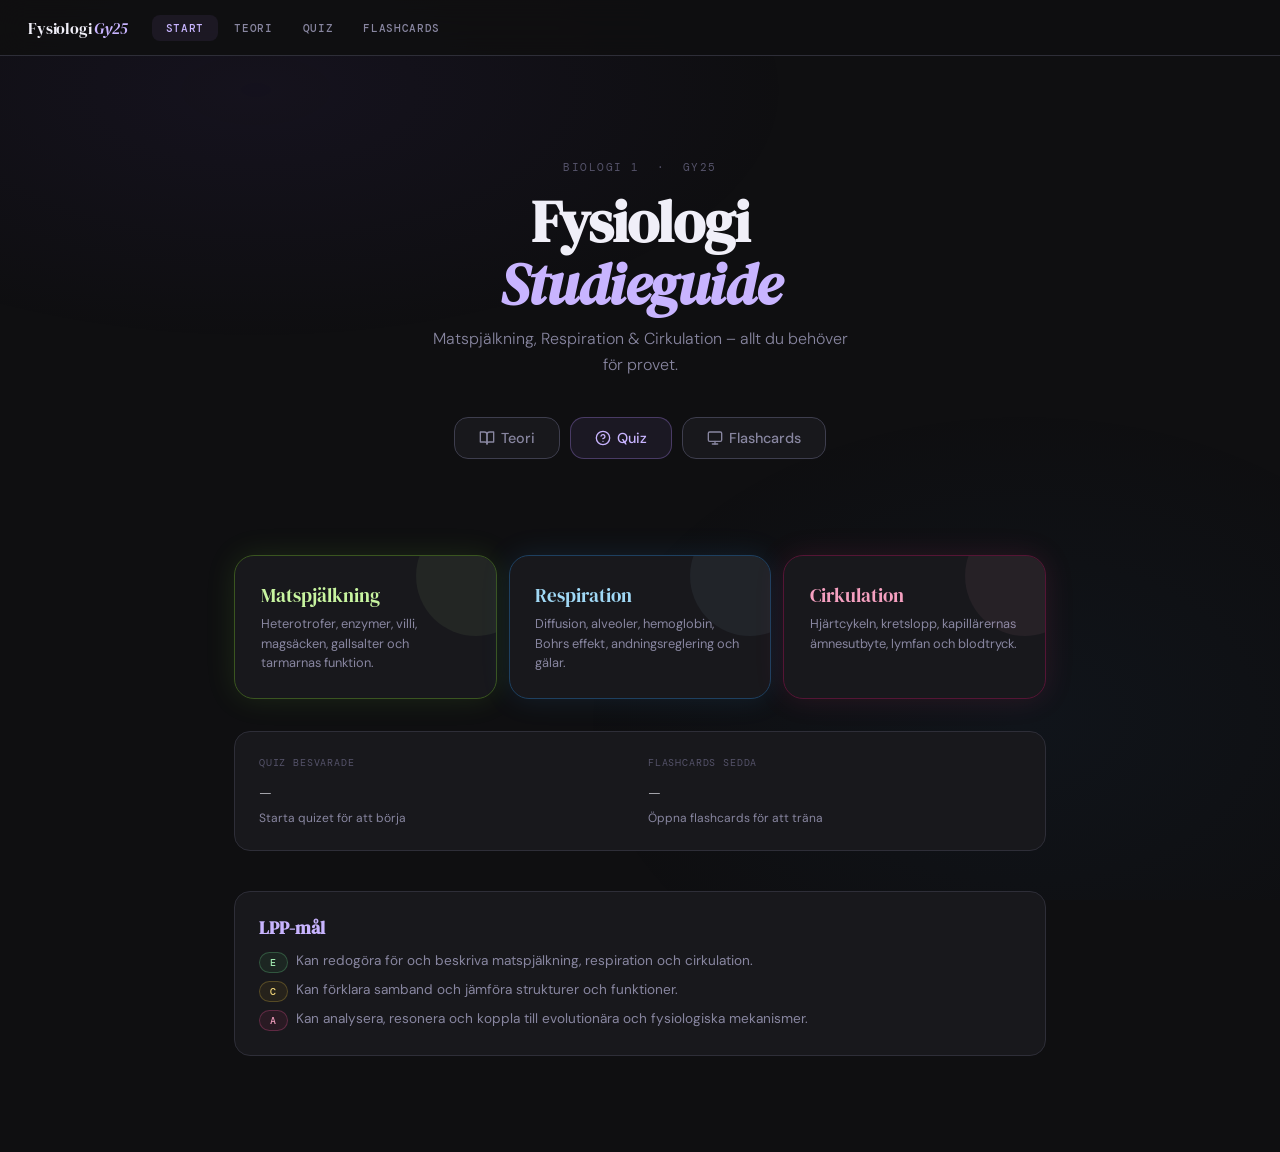
<file: index.html>
<!DOCTYPE html>
<html lang="sv">
<head>
<meta charset="UTF-8">
<meta name="viewport" content="width=device-width, initial-scale=1.0">
<title>Fysiologi – Biologi 1 Gy25</title>
<link rel="stylesheet" href="style.css">
</head>
<body>

<div id="site-nav"></div>

<main class="page-wrap">

  <!-- HERO -->
  <section class="hero" aria-labelledby="hero-title">
    <p class="hero-eyebrow">Biologi 1 &nbsp;·&nbsp; Gy25</p>
    <h1 id="hero-title">Fysiologi<br><em>Studieguide</em></h1>
    <p class="hero-sub">Matspjälkning, Respiration &amp; Cirkulation – allt du behöver för provet.</p>

    <!-- Snabbknappar -->
    <nav class="quick-nav" aria-label="Snabbnavigering">
      <a href="teori.html" class="btn btn-lg">
        <svg width="16" height="16" viewBox="0 0 24 24" fill="none" stroke="currentColor" stroke-width="2" stroke-linecap="round" stroke-linejoin="round" aria-hidden="true"><path d="M2 3h6a4 4 0 0 1 4 4v14a3 3 0 0 0-3-3H2z"/><path d="M22 3h-6a4 4 0 0 0-4 4v14a3 3 0 0 1 3-3h7z"/></svg>
        Teori
      </a>
      <a href="quiz.html" class="btn btn-lg btn-accent">
        <svg width="16" height="16" viewBox="0 0 24 24" fill="none" stroke="currentColor" stroke-width="2" stroke-linecap="round" stroke-linejoin="round" aria-hidden="true"><circle cx="12" cy="12" r="10"/><path d="M9.09 9a3 3 0 0 1 5.83 1c0 2-3 3-3 3"/><line x1="12" y1="17" x2="12.01" y2="17"/></svg>
        Quiz
      </a>
      <a href="flashcards.html" class="btn btn-lg">
        <svg width="16" height="16" viewBox="0 0 24 24" fill="none" stroke="currentColor" stroke-width="2" stroke-linecap="round" stroke-linejoin="round" aria-hidden="true"><rect x="2" y="3" width="20" height="14" rx="2"/><line x1="8" y1="21" x2="16" y2="21"/><line x1="12" y1="17" x2="12" y2="21"/></svg>
        Flashcards
      </a>
    </nav>
  </section>

  <!-- KATEGORI-KORT -->
  <section aria-label="Kategorier">
    <div class="cat-cards">
      <a href="teori.html#matspjälkning" class="cat-card mat" role="article" aria-label="Matspjälkning">
        <div class="cat-card-name">Matspjälkning</div>
        <p class="cat-card-desc">Heterotrofer, enzymer, villi, magsäcken, gallsalter och tarmarnas funktion.</p>
      </a>
      <a href="teori.html#respiration" class="cat-card resp" role="article" aria-label="Respiration">
        <div class="cat-card-name">Respiration</div>
        <p class="cat-card-desc">Diffusion, alveoler, hemoglobin, Bohrs effekt, andningsreglering och gälar.</p>
      </a>
      <a href="teori.html#cirkulation" class="cat-card cirk" role="article" aria-label="Cirkulation">
        <div class="cat-card-name">Cirkulation</div>
        <p class="cat-card-desc">Hjärtcykeln, kretslopp, kapillärernas ämnesutbyte, lymfan och blodtryck.</p>
      </a>
    </div>
  </section>

  <!-- PROGRESS -->
  <section aria-label="Din framsteg">
    <div class="progress-widget" id="progress-widget">
      <div class="pw-item">
        <div class="pw-label">Quiz besvarade</div>
        <div class="pw-value" id="pw-quiz">–</div>
        <div class="pw-sub" id="pw-quiz-sub">Starta quizet för att börja</div>
      </div>
      <div class="pw-item">
        <div class="pw-label">Flashcards sedda</div>
        <div class="pw-value" id="pw-flash">–</div>
        <div class="pw-sub" id="pw-flash-sub">Öppna flashcards för att träna</div>
      </div>
    </div>
  </section>

  <!-- LPP -->
  <section style="margin-top:2.5rem; padding:1.5rem; background:var(--surface); border-radius:16px; border:1px solid var(--border);">
    <h2 style="font-family:'DM Serif Display',serif; font-size:1.1rem; margin-bottom:0.8rem; color:var(--accent);">LPP-mål</h2>
    <ul style="list-style:none; display:flex; flex-direction:column; gap:8px;">
      <li style="font-size:0.85rem; color:var(--muted); display:flex; gap:8px;">
        <span class="chip chip-E">E</span>
        Kan redogöra för och beskriva matspjälkning, respiration och cirkulation.
      </li>
      <li style="font-size:0.85rem; color:var(--muted); display:flex; gap:8px;">
        <span class="chip chip-C">C</span>
        Kan förklara samband och jämföra strukturer och funktioner.
      </li>
      <li style="font-size:0.85rem; color:var(--muted); display:flex; gap:8px;">
        <span class="chip chip-A">A</span>
        Kan analysera, resonera och koppla till evolutionära och fysiologiska mekanismer.
      </li>
    </ul>
  </section>

</main>

<script src="js/nav.js"></script>
<script>
(function () {
  // Quiz progress
  try {
    const q = JSON.parse(localStorage.getItem('fysiologi_quiz') || '{}');
    if (q.answered) {
      document.getElementById('pw-quiz').textContent = q.answered;
      document.getElementById('pw-quiz-sub').textContent = 'Total poäng: ' + (q.score || 0);
    }
    const f = JSON.parse(localStorage.getItem('fysiologi_flash') || '{}');
    if (f.seen) {
      document.getElementById('pw-flash').textContent = f.seen;
      document.getElementById('pw-flash-sub').textContent = 'Kort totalt: ' + (f.total || 100);
    }
  } catch(e) {}
})();
</script>
</body>
</html>
</file>
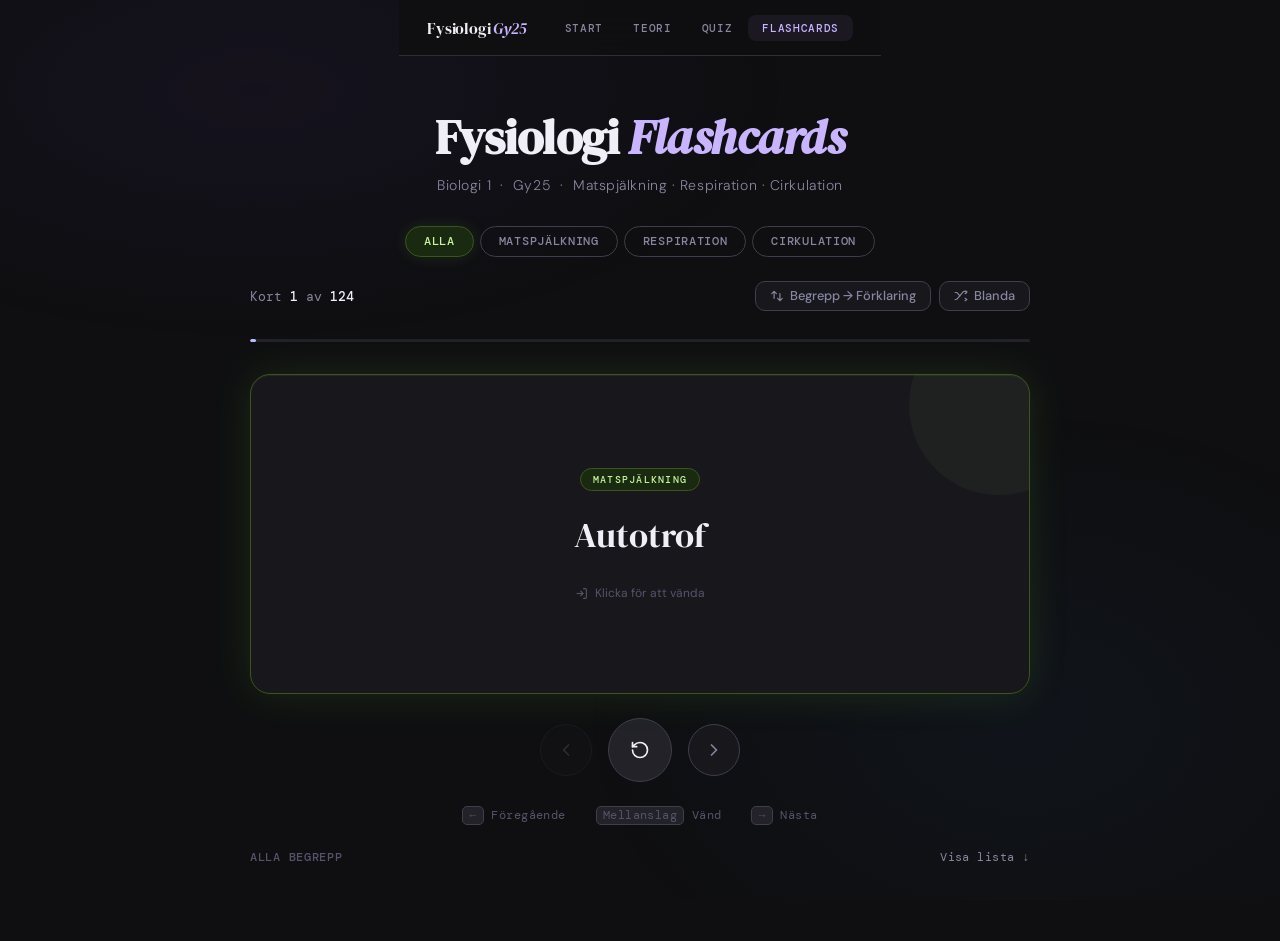
<file: flashcards.html>
<!DOCTYPE html>
<html lang="sv">
<head>
<meta charset="UTF-8">
<meta name="viewport" content="width=device-width, initial-scale=1.0">
<title>Flashcards – Fysiologi Gy25</title>
<link rel="stylesheet" href="style.css">
<style>
  :root {
    --bg: #0f0f11;
    --surface: #18181c;
    --surface2: #222228;
    --border: #2e2e38;
    --border2: #3e3e4e;
    --text: #f0eff8;
    --muted: #8886a0;
    --dim: #55536a;

    --mat-hue: #c8f5a0;
    --mat-bg: #1a2a10;
    --mat-border: #3a5520;
    --mat-glow: rgba(120, 220, 60, 0.12);

    --resp-hue: #a0d8f5;
    --resp-bg: #0f1f2e;
    --resp-border: #1e4060;
    --resp-glow: rgba(60, 160, 240, 0.12);

    --cirk-hue: #f5a0c0;
    --cirk-bg: #2a1020;
    --cirk-border: #551535;
    --cirk-glow: rgba(240, 60, 120, 0.12);

    --accent: #c8b4ff;
    --accent-bg: rgba(180,140,255,0.08);

    --card-radius: 20px;
    --transition: 0.55s cubic-bezier(0.34, 1.4, 0.64, 1);
  }

  *, *::before, *::after { box-sizing: border-box; margin: 0; padding: 0; }

  body {
    font-family: 'DM Sans', sans-serif;
    background: var(--bg);
    color: var(--text);
    min-height: 100vh;
    display: flex;
    flex-direction: column;
    align-items: center;
    padding: 0 1rem 4rem;
    overflow-x: hidden;
  }

  /* Ambient background */
  body::before {
    content: '';
    position: fixed;
    inset: 0;
    background:
      radial-gradient(ellipse 60% 40% at 20% 10%, rgba(100,60,200,0.07) 0%, transparent 70%),
      radial-gradient(ellipse 50% 50% at 80% 80%, rgba(40,120,200,0.05) 0%, transparent 70%);
    pointer-events: none;
    z-index: 0;
  }

  .wrap { position: relative; z-index: 1; width: 100%; max-width: 780px; }

  /* Header */
  header {
    text-align: center;
    padding: 3rem 0 2rem;
  }

  header h1 {
    font-family: 'DM Serif Display', serif;
    font-size: clamp(2rem, 5vw, 3rem);
    letter-spacing: -0.01em;
    color: var(--text);
    margin-bottom: 0.4rem;
  }

  header h1 em {
    font-style: italic;
    color: var(--accent);
  }

  header p {
    font-size: 0.875rem;
    color: var(--muted);
    font-weight: 300;
    letter-spacing: 0.04em;
  }

  /* Category tabs */
  .tabs {
    display: flex;
    gap: 6px;
    justify-content: center;
    margin-bottom: 1.5rem;
    flex-wrap: wrap;
  }

  .tab {
    font-family: 'DM Mono', monospace;
    font-size: 0.72rem;
    font-weight: 500;
    letter-spacing: 0.06em;
    text-transform: uppercase;
    padding: 7px 18px;
    border-radius: 999px;
    border: 1px solid var(--border2);
    background: transparent;
    color: var(--muted);
    cursor: pointer;
    transition: all 0.2s;
  }

  .tab:hover { color: var(--text); border-color: var(--border2); }

  .tab.active-mat {
    background: var(--mat-bg);
    border-color: var(--mat-border);
    color: var(--mat-hue);
    box-shadow: 0 0 16px var(--mat-glow);
  }
  .tab.active-resp {
    background: var(--resp-bg);
    border-color: var(--resp-border);
    color: var(--resp-hue);
    box-shadow: 0 0 16px var(--resp-glow);
  }
  .tab.active-cirk {
    background: var(--cirk-bg);
    border-color: var(--cirk-border);
    color: var(--cirk-hue);
    box-shadow: 0 0 16px var(--cirk-glow);
  }

  /* Controls row */
  .controls {
    display: flex;
    align-items: center;
    justify-content: space-between;
    gap: 12px;
    margin-bottom: 1.75rem;
    flex-wrap: wrap;
  }

  .counter {
    font-family: 'DM Mono', monospace;
    font-size: 0.8rem;
    color: var(--muted);
  }

  .counter strong {
    color: var(--text);
    font-weight: 500;
  }

  .btn-group { display: flex; gap: 8px; }

  .btn {
    display: flex;
    align-items: center;
    gap: 6px;
    font-family: 'DM Sans', sans-serif;
    font-size: 0.8rem;
    font-weight: 500;
    padding: 7px 14px;
    border-radius: 10px;
    border: 1px solid var(--border2);
    background: var(--surface);
    color: var(--muted);
    cursor: pointer;
    transition: all 0.18s;
  }

  .btn:hover {
    background: var(--surface2);
    color: var(--text);
    border-color: var(--border2);
  }

  .btn svg { width: 14px; height: 14px; flex-shrink: 0; }

  .btn.active-toggle {
    background: var(--accent-bg);
    border-color: rgba(180,140,255,0.3);
    color: var(--accent);
  }

  /* Progress bar */
  .progress-track {
    height: 3px;
    background: var(--surface2);
    border-radius: 99px;
    margin-bottom: 2rem;
    overflow: hidden;
  }

  .progress-fill {
    height: 100%;
    border-radius: 99px;
    background: linear-gradient(90deg, var(--accent), #a0c8ff);
    transition: width 0.4s ease;
  }

  /* Card stage */
  .stage {
    perspective: 1400px;
    margin-bottom: 1.5rem;
    cursor: pointer;
  }

  .card-inner {
    position: relative;
    width: 100%;
    height: 320px;
    transform-style: preserve-3d;
    transition: transform var(--transition);
    border-radius: var(--card-radius);
  }

  .card-inner.flipped { transform: rotateY(180deg); }

  .card-face {
    position: absolute;
    inset: 0;
    border-radius: var(--card-radius);
    backface-visibility: hidden;
    -webkit-backface-visibility: hidden;
    display: flex;
    flex-direction: column;
    align-items: center;
    justify-content: center;
    padding: 2.5rem;
    text-align: center;
    border: 1px solid var(--border);
    overflow: hidden;
  }

  .card-face.front { background: var(--surface); }

  .card-face.back {
    background: var(--surface2);
    transform: rotateY(180deg);
  }

  /* Category colour theming for cards */
  .cat-mat .card-face.front {
    border-color: var(--mat-border);
    box-shadow: 0 0 40px var(--mat-glow), inset 0 1px 0 rgba(200,245,160,0.06);
  }
  .cat-mat .card-face.back {
    border-color: var(--mat-border);
    box-shadow: 0 0 40px var(--mat-glow);
  }

  .cat-resp .card-face.front {
    border-color: var(--resp-border);
    box-shadow: 0 0 40px var(--resp-glow), inset 0 1px 0 rgba(160,216,245,0.06);
  }
  .cat-resp .card-face.back {
    border-color: var(--resp-border);
    box-shadow: 0 0 40px var(--resp-glow);
  }

  .cat-cirk .card-face.front {
    border-color: var(--cirk-border);
    box-shadow: 0 0 40px var(--cirk-glow), inset 0 1px 0 rgba(245,160,192,0.06);
  }
  .cat-cirk .card-face.back {
    border-color: var(--cirk-border);
    box-shadow: 0 0 40px var(--cirk-glow);
  }

  /* Decorative corner accent */
  .card-face::after {
    content: '';
    position: absolute;
    top: -60px;
    right: -60px;
    width: 180px;
    height: 180px;
    border-radius: 50%;
    opacity: 0.04;
  }
  .cat-mat .card-face::after { background: var(--mat-hue); }
  .cat-resp .card-face::after { background: var(--resp-hue); }
  .cat-cirk .card-face::after { background: var(--cirk-hue); }

  .cat-label {
    font-family: 'DM Mono', monospace;
    font-size: 0.65rem;
    font-weight: 500;
    letter-spacing: 0.12em;
    text-transform: uppercase;
    margin-bottom: 1.4rem;
    padding: 4px 12px;
    border-radius: 999px;
    border: 1px solid;
  }

  .cat-mat .cat-label { color: var(--mat-hue); border-color: var(--mat-border); background: var(--mat-bg); }
  .cat-resp .cat-label { color: var(--resp-hue); border-color: var(--resp-border); background: var(--resp-bg); }
  .cat-cirk .cat-label { color: var(--cirk-hue); border-color: var(--cirk-border); background: var(--cirk-bg); }

  .card-term {
    font-family: 'DM Serif Display', serif;
    font-size: clamp(1.5rem, 4vw, 2.2rem);
    line-height: 1.2;
    color: var(--text);
    margin-bottom: 0.6rem;
  }

  .card-hint {
    font-size: 0.75rem;
    color: var(--dim);
    margin-top: 1.2rem;
  }

  .card-hint svg { display: inline; vertical-align: middle; width: 13px; height: 13px; margin-right: 4px; }

  .card-def {
    font-family: 'DM Sans', sans-serif;
    font-size: clamp(0.9rem, 2.5vw, 1.05rem);
    line-height: 1.7;
    color: var(--text);
    font-weight: 300;
  }

  .card-def strong {
    font-weight: 500;
    color: #d0ccff;
  }

  /* Nav buttons */
  .nav-row {
    display: flex;
    align-items: center;
    justify-content: center;
    gap: 16px;
    margin-bottom: 2rem;
  }

  .nav-btn {
    display: flex;
    align-items: center;
    justify-content: center;
    width: 52px;
    height: 52px;
    border-radius: 50%;
    border: 1px solid var(--border2);
    background: var(--surface);
    color: var(--muted);
    cursor: pointer;
    transition: all 0.18s;
    font-size: 0;
  }

  .nav-btn:hover:not(:disabled) {
    background: var(--surface2);
    color: var(--text);
    border-color: var(--border2);
    transform: scale(1.05);
  }

  .nav-btn:disabled { opacity: 0.25; cursor: default; }

  .nav-btn svg { width: 20px; height: 20px; }

  .nav-btn.flip-btn {
    width: 64px;
    height: 64px;
    background: var(--surface2);
    border-color: var(--border2);
    color: var(--text);
  }

  .nav-btn.flip-btn:hover {
    background: #28282f;
    transform: scale(1.06);
  }

  /* Card list preview */
  .list-section {
    margin-top: 1rem;
  }

  .list-header {
    display: flex;
    align-items: center;
    justify-content: space-between;
    margin-bottom: 0.75rem;
  }

  .list-header h3 {
    font-size: 0.75rem;
    font-family: 'DM Mono', monospace;
    letter-spacing: 0.06em;
    text-transform: uppercase;
    color: var(--dim);
    font-weight: 500;
  }

  .list-toggle {
    font-size: 0.75rem;
    color: var(--muted);
    background: none;
    border: none;
    cursor: pointer;
    font-family: 'DM Mono', monospace;
    letter-spacing: 0.04em;
    transition: color 0.15s;
  }
  .list-toggle:hover { color: var(--text); }

  .term-grid {
    display: grid;
    grid-template-columns: repeat(auto-fill, minmax(180px, 1fr));
    gap: 8px;
  }

  .term-chip {
    font-size: 0.8rem;
    padding: 8px 12px;
    border-radius: 10px;
    border: 1px solid var(--border);
    background: var(--surface);
    color: var(--muted);
    cursor: pointer;
    transition: all 0.15s;
    text-align: left;
    line-height: 1.3;
  }

  .term-chip:hover {
    color: var(--text);
    border-color: var(--border2);
    background: var(--surface2);
  }

  .term-chip.current-chip {
    border-color: rgba(180,140,255,0.4);
    color: var(--accent);
    background: var(--accent-bg);
  }

  .list-hidden { display: none; }

  /* Done state */
  .done-overlay {
    display: none;
    flex-direction: column;
    align-items: center;
    justify-content: center;
    gap: 1rem;
    padding: 3rem 2rem;
    border: 1px solid var(--border);
    border-radius: var(--card-radius);
    background: var(--surface);
    text-align: center;
    height: 320px;
  }

  .done-overlay.show { display: flex; }

  .done-icon {
    font-size: 2.5rem;
    line-height: 1;
  }

  .done-overlay h2 {
    font-family: 'DM Serif Display', serif;
    font-size: 1.6rem;
    color: var(--text);
  }

  .done-overlay p {
    font-size: 0.875rem;
    color: var(--muted);
    max-width: 300px;
    line-height: 1.6;
  }

  .done-overlay .btn {
    margin-top: 0.5rem;
    font-size: 0.875rem;
    padding: 10px 22px;
    border-radius: 12px;
    color: var(--accent);
    border-color: rgba(180,140,255,0.3);
    background: var(--accent-bg);
  }

  .keyboard-hint {
    text-align: center;
    font-size: 0.72rem;
    color: var(--dim);
    font-family: 'DM Mono', monospace;
    letter-spacing: 0.04em;
    margin-top: -0.5rem;
    margin-bottom: 1.5rem;
  }

  .key {
    display: inline-block;
    border: 1px solid var(--border2);
    border-radius: 5px;
    padding: 1px 6px;
    background: var(--surface2);
  }

</style>
</head>
<body>
<div id="site-nav"></div>
<div class="wrap">

<header>
  <h1>Fysiologi <em>Flashcards</em></h1>
  <p>Biologi 1 &nbsp;·&nbsp; Gy25 &nbsp;·&nbsp; Matspjälkning · Respiration · Cirkulation</p>
</header>

<!-- Category tabs -->
<div class="tabs">
  <button class="tab active-mat" data-cat="all">Alla</button>
  <button class="tab" data-cat="mat">Matspjälkning</button>
  <button class="tab" data-cat="resp">Respiration</button>
  <button class="tab" data-cat="cirk">Cirkulation</button>
</div>

<!-- Controls -->
<div class="controls">
  <div class="counter">Kort <strong id="cur">1</strong> av <strong id="total">–</strong></div>
  <div class="btn-group">
    <button class="btn" id="dirBtn" onclick="toggleDir()">
      <svg viewBox="0 0 24 24" fill="none" stroke="currentColor" stroke-width="2" stroke-linecap="round" stroke-linejoin="round"><path d="M7 16V4m0 0L3 8m4-4 4 4"/><path d="M17 8v12m0 0 4-4m-4 4-4-4"/></svg>
      <span id="dirLabel">Begrepp → Förklaring</span>
    </button>
    <button class="btn" onclick="shuffle()">
      <svg viewBox="0 0 24 24" fill="none" stroke="currentColor" stroke-width="2" stroke-linecap="round" stroke-linejoin="round"><path d="M2 18h1.4c.8 0 1.6-.4 2.1-1l10.1-12c.5-.6 1.3-1 2.1-1H22"/><path d="m19 16 3 2-3 2"/><path d="M2 6h1.9c.8 0 1.6.4 2.1 1l4 4.9"/><path d="m19 8 3-2-3-2"/></svg>
      Blanda
    </button>
  </div>
</div>

<!-- Progress -->
<div class="progress-track">
  <div class="progress-fill" id="progress" style="width:0%"></div>
</div>

<!-- Card -->
<div class="stage" id="stage" onclick="flipCard()">
  <div class="card-inner" id="cardInner">
    <div class="card-face front" id="frontFace">
      <span class="cat-label" id="frontCat">—</span>
      <div class="card-term" id="frontTerm">–</div>
      <div class="card-hint">
        <svg viewBox="0 0 24 24" fill="none" stroke="currentColor" stroke-width="2"><path d="M15 3h4a2 2 0 0 1 2 2v14a2 2 0 0 1-2 2h-4"/><polyline points="10 17 15 12 10 7"/><line x1="15" y1="12" x2="3" y2="12"/></svg>
        Klicka för att vända
      </div>
    </div>
    <div class="card-face back" id="backFace">
      <span class="cat-label" id="backCat">—</span>
      <div class="card-def" id="backDef">–</div>
    </div>
  </div>
</div>

<!-- Done state -->
<div class="done-overlay" id="doneOverlay">
  <div class="done-icon">✦</div>
  <h2>Alla kort klara!</h2>
  <p>Du har gått igenom alla kort i den här kategorin. Blanda och börja om, eller välj en annan kategori.</p>
  <button class="btn" onclick="restart()">Börja om från början</button>
</div>

<!-- Nav -->
<div class="nav-row">
  <button class="nav-btn" id="prevBtn" onclick="prev()" title="Föregående" disabled>
    <svg viewBox="0 0 24 24" fill="none" stroke="currentColor" stroke-width="2" stroke-linecap="round" stroke-linejoin="round"><polyline points="15 18 9 12 15 6"/></svg>
    Föregående
  </button>
  <button class="nav-btn flip-btn" onclick="flipCard()" title="Vänd kortet">
    <svg viewBox="0 0 24 24" fill="none" stroke="currentColor" stroke-width="2" stroke-linecap="round" stroke-linejoin="round"><path d="M3 12a9 9 0 1 0 9-9 9.75 9.75 0 0 0-6.74 2.74L3 8"/><path d="M3 3v5h5"/></svg>
    Vänd
  </button>
  <button class="nav-btn" id="nextBtn" onclick="next()" title="Nästa">
    <svg viewBox="0 0 24 24" fill="none" stroke="currentColor" stroke-width="2" stroke-linecap="round" stroke-linejoin="round"><polyline points="9 18 15 12 9 6"/></svg>
    Nästa
  </button>
</div>

<div class="keyboard-hint">
  <span class="key">←</span> Föregående &nbsp;&nbsp;
  <span class="key">Mellanslag</span> Vänd &nbsp;&nbsp;
  <span class="key">→</span> Nästa
</div>

<!-- Term list -->
<div class="list-section">
  <div class="list-header">
    <h3 id="listCountLabel">Alla begrepp</h3>
    <button class="list-toggle" onclick="toggleList()" id="listToggleBtn">Visa lista ↓</button>
  </div>
  <div class="term-grid list-hidden" id="termGrid"></div>
</div>

</div><!-- /wrap -->

<script src="js/nav.js"></script>
<script src="js/flashcards.js"></script>
<script>
/* ALL_CARDS laddas från js/flashcards.js – gammal inline-kopia nedan ignoreras */
const _OLD_INLINE = [
  // ─── MATSPJÄLKNING ───────────────────────────────────────────────
  {cat:'mat', term:'Autotrof', def:'Organism som kan tillverka sin egen näring, t.ex. via fotosyntes. Växter och alger är autotrofer – de behöver inte äta för att få energi.'},
  {cat:'mat', term:'Heterotrof', def:'Organism som måste äta organiska ämnen för att få energi och byggmaterial. Människor och djur är heterotrofer.'},
  {cat:'mat', term:'Herbivorer', def:'Växtätande djur. Har långa mag-tarmkanaler och specialiserade anpassningar för att bryta ned cellulosa.'},
  {cat:'mat', term:'Karnivorer', def:'Köttätande djur. Har kortare mag-tarmkanaler eftersom animalisk föda bryts ned snabbare och enklare.'},
  {cat:'mat', term:'Omnivorer', def:'Allätande djur som äter både växter och kött. Människan är ett omnivorer med ett mellanting av matspjälkningssystem.'},
  {cat:'mat', term:'Kolhydrater', def:'Organiska molekyler uppbyggda av kol, väte och syre. Kroppens primära energikälla; bryts ned till monosackarider (framförallt glukos) som förbränns till ATP.'},
  {cat:'mat', term:'Fett (glycerol & fettsyra)', def:'Lipid uppbyggd av en glycerolmolekyl med upp till tre fettsyror. Kroppens viktigaste energireserv och byggsten i cellmembran. Innehåller ca dubbelt så mycket energi per gram som kolhydrater.'},
  {cat:'mat', term:'Protein', def:'Stor molekyl uppbyggd av aminosyror. Fungerar som enzymer, strukturproteiner, transportmolekyler och hormoner. Kan inte lagras – överskott bryts ned i levern.'},
  {cat:'mat', term:'Vitamin (fettlösliga & vattenlösliga)', def:'Organiska molekyler kroppen behöver i liten mängd. Fettlösliga (A, D, E, K) lagras i fettvävnad. Vattenlösliga (B, C) lagras inte utan måste tillföras dagligen.'},
  {cat:'mat', term:'Mineraler (oorganiska joner)', def:'Oorganiska ämnen som kalcium, järn och natrium. Byggstenar och reglerar biologiska processer, t.ex. muskelkontraktion och nervimpulser.'},
  {cat:'mat', term:'Tunntarm', def:'5–7 meter lång del av matspjälkningskanalen där merparten av kemisk nedbrytning och absorption av näring sker. Övre delen kallas tolvfingertarmen.'},
  {cat:'mat', term:'Tjocktarm', def:'Absorberar vatten och salter från kvarvarande mag-tarminnehåll. Bestämmer avföringens konsistens och hyser normalfloran.'},
  {cat:'mat', term:'Ändtarm', def:'Tillfälligt förråd för avföring. Avföring ansamlas tills mekanoreceptorer signalerar toalettbehov. Kontrolleras av inre (ofrivillig) och yttre (frivillig) sfinkter.'},
  {cat:'mat', term:'Matstrupe', def:'Rör som förbinder svalget med magsäcken. Transporterar mat via peristaltiska rörelser; tyngdkraften är inte avgörande.'},
  {cat:'mat', term:'Saltsyra', def:'HCl. Produceras i magsäcksväggen och sänker pH till ~2. Dödar bakterier, denaturerar proteiner och aktiverar pepsinogen till pepsin.'},
  {cat:'mat', term:'Denaturera', def:'När ett proteins tredimensionella struktur bryts ned (utan att peptidkedjorna klyvs). I magsäcken gör saltsyran detta med proteiner, vilket gör det lättare för enzymer att bryta ned dem.'},
  {cat:'mat', term:'Enzym', def:'Biologisk katalysator (vanligen protein) som snabbar upp kemiska reaktioner utan att förbrukas. Specifika – varje enzym passar bara en typ av substrat.'},
  {cat:'mat', term:'Munhålan', def:'Matspjälkningens startpunkt. Tänder gör mekanisk nedbrytning; saliv med amylas gör kemisk nedbrytning av stärkelse.'},
  {cat:'mat', term:'Saliv & spottkörtel', def:'Spottkörtelarna producerar saliv. Saliv innehåller vatten, slem (smörjer), och enzymet amylas som startar nedbrytningen av stärkelse.'},
  {cat:'mat', term:'Lever', def:'Multiuppgiftsorgan: bryter ned gifter, lagrar glykogen, producerar galla (gallsalter och bilirubin), bildar urinämne från aminosyranedbrytning.'},
  {cat:'mat', term:'Gallblåsan', def:'Reservoar under levern där gallan koncentreras. Tömmer sig via gallgångar till tolvfingertarmen när fet mat anländer.'},
  {cat:'mat', term:'Bukspottkörteln', def:'Producerar bukspott (alkaliskt, innehåller amylas, lipas, proteaser, nukleaser) och hormonerna insulin och glukagon.'},
  {cat:'mat', term:'Blindtarmen', def:'Caecum. Hos växtätare viktig för cellulosanedbrytning via bakterier. Hos människan trolig roll i immunförsvaret. Köttätare har mycket liten blindtarm.'},
  {cat:'mat', term:'Amylas', def:'Enzym som bryter ned stärkelse (polysackarider) till kortare sockerarter. Finns i saliven och i bukspottet.'},
  {cat:'mat', term:'Villi (tarmludd)', def:'Fingerformade utskott på tunntarmens innersida. Ökar absorptionsytan dramatiskt. Varje villus täckt av mikrovilli (ger total yta ~200 m²).'},
  {cat:'mat', term:'Pepsin', def:'Aktivt proteolytiskt enzym i magsäcken. Bryter ned proteiner till kortare peptidkedjor. Aktiveras från pepsinogen av saltsyra.'},
  {cat:'mat', term:'Pepsinogen', def:'Inaktivt proenzym utsöndrat av huvudcellerna. Omvandlas till aktivt pepsin i magsäckens sura miljö. Inaktiv form skyddar väggen från självnedbrytning.'},
  {cat:'mat', term:'Galla', def:'Produceras i levern, lagras i gallblåsan. Innehåller gallsalter (emulgerar fett), bilirubin och hormoner. Höjer pH i tolvfingertarmen.'},
  {cat:'mat', term:'Gallsalter', def:'Biologiska "tvättmedel" i gallan. Finfördelar stora fettdroppar till många små (emulgering), vilket ökar ytan för lipasets verkan. Är inte enzymer.'},
  {cat:'mat', term:'Tolvfingertarmen', def:'Duodenum – tunntarmens översta ~25 cm. Navet för kemisk nedbrytning; tar emot galla från gallblåsan och bukspott från bukspottkörteln.'},
  {cat:'mat', term:'Lipas', def:'Enzym som bryter ned fetter (triglycerider) till fettsyror och glycerol. Produceras av bukspottkörteln; gallsalter krävs för effektiv verkan.'},
  {cat:'mat', term:'Proteaser', def:'Grupp av enzymer som bryter ned proteiner till korta peptider och aminosyror. Inkluderar pepsin (magsäck) och bukspottets trypsin/chymotrypsin.'},
  {cat:'mat', term:'Bukspott', def:'Alkalisk vätska från bukspottkörteln. Neutraliserar det sura innehållet från magsäcken och tillför enzymer (amylas, lipas, proteaser, nukleaser).'},
  {cat:'mat', term:'Mikrovilli', def:'Extremt täta, finförgrenade utskott på varje villi-cell. Bildar "borstbrämet". Ökar tunntarmens totala absorptionsyta till ~200 m².'},
  {cat:'mat', term:'Lymfkärl', def:'I tunntarmens villi transporterar lymfkärlen fetter (kylomikroner) som är för stora för blodkapillärerna. Lymfan återansluts till blodet via hålvenen.'},
  {cat:'mat', term:'Peristaltik (peristaltisk rörelse)', def:'Koordinerad sammandragning och avslappning av glatt muskulatur i matspjälkningskanalen. Transporterar maten framåt oberoende av tyngdkraften.'},
  {cat:'mat', term:'Blandningsrörelser', def:'Rörelser i magsäck och tunntarm som knådar och blandar innehållet med enzymer, utan att föra det framåt. Ökar kontaktytan.'},
  {cat:'mat', term:'Helicobacter pylori', def:'Bakterie som orsakar magsår. Producerar ammoniak (basiskt) och gifter som förstör epitelcellerna i magsäcken, och låter saltsyran tränga igenom.'},
  {cat:'mat', term:'Bilirubin', def:'Gulbrunt nedbrytningsprodukt från gamla röda blodkroppar. Ingår i gallan och ger avföring och galla sin färg.'},
  {cat:'mat', term:'Sfinktrar', def:'Ringformade muskler som reglerar öppningar i matspjälkningskanalen, t.ex. vid pylorus (magsäck→tolvfingertarm) och ändtarmen. Kontrollerar flödet.'},
  {cat:'mat', term:'Fria radikaler', def:'Molekyler/atomer med ett eller flera oparade elektroner. Extremt reaktiva – "stjäl" elektroner från DNA, proteiner och membraner. Bildas vid ämnesomsättning och immunförsvar.'},
  {cat:'mat', term:'Antioxidanter', def:'Ämnen som neutraliserar fria radikaler genom att avge en elektron utan att själva destabiliseras. T.ex. vitamin C, E och betakaroten.'},
  {cat:'mat', term:'Gomsegel', def:'Mjuka gommen bak i munhålan. Stängs vid sväljning för att hindra mat från att hamna i näsan.'},
  {cat:'mat', term:'Glattmuskulatur', def:'Ofrivillig muskulatur i matspjälkningskanalens väggar. Styrs av autonoma nervsystemet. Utför peristaltik och blandningsrörelser.'},
  {cat:'mat', term:'Epitelceller', def:'Celler som bildar det skyddande innerlagret i matspjälkningskanalen. I magsäcken producerar de saltsyra, pepsinogen och slem.'},
  {cat:'mat', term:'Struplock', def:'Epiglottis – broskplatta som fälls ner vid sväljning och täcker luftstrupens öppning, så att mat inte hamnar i lungorna.'},
  {cat:'mat', term:'Magsäck', def:'Töjbar muskelisk påse (~2 liter) där mat bearbetas 2–6 timmar. Producerar magsaft (HCl, pepsinogen, slem) och gör blandningsrörelser.'},
  {cat:'mat', term:'Magsaft', def:'Vätska producerad av magsäcken. Innehåller saltsyra (HCl), pepsinogen och slem. pH ≈ 2.'},
  {cat:'mat', term:'Magsår', def:'Sår på magsäckens eller tunntarmens slemhinna. Orsakas av H. pylori-infektion eller när saltsyra/pepsin förstör epitelcellerna snabbare än de läker.'},
  {cat:'mat', term:'Metabolism', def:'Alla biokemiska reaktioner i kroppen. Delas i katabola (nedbrytande, t.ex. cellandning) och anabola (uppbyggande, t.ex. proteinsyntes) reaktioner.'},
  {cat:'mat', term:'Normalflora (symbiotiska mikroorganismer)', def:'Bakterier och andra mikroorganismer i tarmarna som lever i mutualistisk symbios med kroppen. Hjälper bryta ned fibrer, producerar vitaminer (t.ex. K) och stärker immunförsvaret.'},
  {cat:'mat', term:'Glykogen', def:'Lagringsform av glukos i lever och muskler. Polysackarid som snabbt kan brytas ned till glukos vid energibehov.'},
  {cat:'mat', term:'Idissla', def:'Matar idisslare (t.ex. kor) hämtar upp och tuggar om födan en extra gång. Mikroorganismer i vommen fermenterar cellulosa.'},

  // ─── RESPIRATION ─────────────────────────────────────────────────
  {cat:'resp', term:'Diffusion', def:'Spontan rörelse av molekyler från hög koncentration till låg koncentration längs koncentrationsgradienten. Drivkraften för gasutbyte i lungor och vävnader.'},
  {cat:'resp', term:'Koncentrationsgraden', def:'Skillnaden i koncentration av ett ämne mellan två områden. Ju större gradient, desto snabbare och effektivare diffusion.'},
  {cat:'resp', term:'Gasutbyte', def:'Processen där syre tas upp och koldioxid avges, antingen i lungorna (från luft till blod) eller i vävnaderna (från blod till celler).'},
  {cat:'resp', term:'Gälar (yttre och inre)', def:'Vattenanpassat andningsorgan hos fiskar och grodlarver. Yttre gälar sitter på kroppen (oskyddade), inre gälar i skyddad gälkammare med enkelriktat vattenflöde.'},
  {cat:'resp', term:'Motströmningsprincipen', def:'Blod och vatten flödar i motsatta riktningar i fiskgälar. Upprätthåller ständig koncentrationsgradient längs hela gälen → maximalt effektivt gasutbyte.'},
  {cat:'resp', term:'Luftstrupe', def:'Trakea. ~10 cm lång, hålls öppen av broskringar. Slemhinna och cilier fångar och transporterar partiklar bort från lungorna.'},
  {cat:'resp', term:'Bronker', def:'Två grenar av luftstrupen (en per lunga). Samma uppbyggnad som luftstrupen med broskringar, slem och cilier.'},
  {cat:'resp', term:'Bronkioler', def:'Finaste förgreningarna av bronkerna. Leder luften till alveolerna. Saknar brosk – kan vidgas/snävas av glatt muskulatur.'},
  {cat:'resp', term:'Alveoler', def:'Lungblåsor – tunna säckar (ett celllager) i änden av bronkiolerna. Omgivna av kapillärer. Total yta ~70–140 m². Platsen för gasutbytet.'},
  {cat:'resp', term:'Cilier/flimmerhår', def:'Hårfina utskott på slemhinnan i luftvägarna. Transporterar slem (med fångade partiklar/bakterier) uppåt mot svalget. Förlamat av nikotin.'},
  {cat:'resp', term:'Diafragma', def:'Mellangärdet – platt muskel under lungorna. Kontraherar vid inandning (sänks → bröstkorgsvolym ökar → undertryck). Slappnar av vid utandning.'},
  {cat:'resp', term:'Lunglober', def:'Lungorna är indelade i lober: höger lunga har 3, vänster 2 (pga hjärtat). Varje lob försörjs av en egen bronk.'},
  {cat:'resp', term:'Andningsmekanismen', def:'Tryckstyrd process. Inandning: diafragma sänks → volym ökar → tryck sjunker → luft strömmar in. Utandning (passiv): diafragma välver upp → volym minskar → luft pressas ut.'},
  {cat:'resp', term:'Vitalkapacitet', def:'Maximal luftmängd som kan andas ut efter en maximal inandning. Mäter lungkapaciteten. Minskar vid KOL och emfysem.'},
  {cat:'resp', term:'Residualvolym (Restvolym)', def:'~1,2 liter luft som alltid finns kvar i lungorna och inte kan andas ut. Håller alveolerna öppna och förhindrar att lungorna kollapsar.'},
  {cat:'resp', term:'Tidalvolym', def:'Luftmängden vid ett normalt andetag i vila, ca 500 ml. Av dessa når bara ~350 ml alveolerna (resten stannar i dead-space).'},
  {cat:'resp', term:'Andningscentrum', def:'Nervcentrum i hjärnstammen som styr andningsrytmen. Känsligt för koldioxidhalt och pH i blodet – hög CO₂/lågt pH ökar andningsfrekvensen.'},
  {cat:'resp', term:'Kapillärer', def:'Minsta blodkärlen med vägg av ett enda celllager. Omger alveolerna tätt – kort diffusionsväg (<1 µm) möjliggör effektivt gasutbyte.'},
  {cat:'resp', term:'Röda blodkroppar', def:'Erytrocyter. Packade med hemoglobin, saknar cellkärna. Transporterar syre (och en del CO₂). Lever ~120 dagar.'},
  {cat:'resp', term:'Hemoglobin', def:'Järnhaltigt protein i röda blodkroppar. Binder 4 syremolekyler per molekyl. Binder O₂ i lungorna, släpper det i aktiv vävnad (vid lågt pH/hög CO₂).'},
  {cat:'resp', term:'Koldioxid', def:'CO₂. Avfallsprodukt från cellandningen. Transporteras i blodet som vätekarbonat (75–80%), bundet till Hb (10–20%) eller löst i plasma (5–10%).'},
  {cat:'resp', term:'Kolsyra', def:'H₂CO₃. Bildas när CO₂ reagerar med vatten i blodet: CO₂ + H₂O ⇌ H₂CO₃. Dissocierar till vätekarbonat och vätejoner, vilket sänker blodets pH.'},
  {cat:'resp', term:'Vätekarbonat', def:'HCO₃⁻. Transportform för 75–80% av kroppens koldioxid i blodet. Bildas när kolsyra dissocierar. I lungorna sker processen baklänges.'},
  {cat:'resp', term:'pH', def:'Mått på surhet/basiskhet. Blodets normala pH är ~7,4. Sjunker (surare) vid hög CO₂/koldioxidansamling → signalerar ökat andningsbehov.'},
  {cat:'resp', term:'Syrgas', def:'O₂. Tas upp i alveolerna via diffusion och transporteras bundet till hemoglobin. Förbrukas i mitokondrierna vid cellandning.'},
  {cat:'resp', term:'Kolmonoxid', def:'CO. Färglös, luktlös gas vid ofullständig förbränning. Binder till hemoglobin ~200× starkare än O₂ → blockerar syretransport → kvävning trots tillgängligt syre.'},
  {cat:'resp', term:'Trakeér', def:'Insekters luftrörsystem. Grenat rörsystem av luftrör (trakeoler) som leder luft direkt till vävnaderna utan att gå via blodet. Effektivt men storleksbegränsande.'},
  {cat:'resp', term:'Luftsäckar', def:'Hos fåglar: säckar kopplade till lungorna som styr ett enkelriktat luftflöde genom parabronkiala rör vid både in- och utandning. Ger det effektivaste lundsystemet bland ryggradsdjur.'},
  {cat:'resp', term:'Lunginflammation', def:'Infektion (bakteriell/viral) i alveolerna. Alveolerna fylls med vätska/pus → minskat gasutbyte → andningssvårigheter.'},
  {cat:'resp', term:'Emfysem', def:'Förstöring av alveolernas väggar. Minskar gasutbytesytan dramatiskt → kronisk andnöd. Vanlig följd av långvarig rökning.'},
  {cat:'resp', term:'KOL', def:'Kroniskt obstruktiv lungsjukdom. Kombination av luftvägsinflammation och emfysem. Ger försämrat luftflöde, andfåddhet, hosta. Orsakas nästan alltid av rökning.'},
  {cat:'resp', term:'Dead-space', def:'Volymen luft (~150 ml) i luftvägar som deltar i andningen men inte når alveolerna och inte bidrar till gasutbyte. Av 500 ml tidalvolym når ~350 ml faktiskt alveolerna.'},

  // ─── CIRKULATION ─────────────────────────────────────────────────
  {cat:'cirk', term:'Artärer (lung-/kropp-)', def:'Leder blod från hjärtat. Tjocka, elastiska väggar tål högt tryck. Lungartären = syrefattigt blod till lungorna. Kroppens artärer = syrerikt blod till organen.'},
  {cat:'cirk', term:'Vener (lung-/kropp-)', def:'Leder blod till hjärtat. Tunnare väggar, lägre tryck, innehåller venklaffar. Lungven = syrerikt blod till hjärtat. Kroppsvener = syrefattigt blod till höger förmak.'},
  {cat:'cirk', term:'Kapillärer', def:'Minsta blodkärlen (ett cellager tjocka). Enda platsen för verkligt ämnesutbyte – syre, näring och koldioxid diffunderar/filtreras mellan blod och vävnader.'},
  {cat:'cirk', term:'Kranskärl', def:'Artärer som löper längs hjärtats yta och försörjer hjärtmuskeln med syre och näring. Om de täpps till uppstår hjärtinfarkt.'},
  {cat:'cirk', term:'Blodtryck', def:'Det tryck blodet utövar på kärlväggarna. Anges som systoliskt/diastoliskt (t.ex. 120/80 mmHg). Höjs av hjärtkontraktion, sänks när hjärtat vilar.'},
  {cat:'cirk', term:'Systoliskt / Diastoliskt tryck', def:'Systoliskt (~120 mmHg): trycket när hjärtats kamrar kontraherar. Diastoliskt (~80 mmHg): trycket när hjärtat vilar och kamrarna fylls.'},
  {cat:'cirk', term:'Hålven', def:'Stora vener (övre och nedre hålvenen) som samlar upp syrefattigt blod från hela kroppen och leder det till hjärtats högra förmak.'},
  {cat:'cirk', term:'Aorta', def:'Kroppens största artär (diameter ~2,5 cm). Utgår från vänster kammare. Kranskärlen löper härifrån. Elastiska väggar buffrar tryckstötar.'},
  {cat:'cirk', term:'Lilla kretsloppet', def:'Lungkretsloppet. Höger kammare → lungartär → lungor (syresättning/CO₂-avgång) → lungven → vänster förmak.'},
  {cat:'cirk', term:'Stora kretsloppet', def:'Kroppskretsloppet. Vänster kammare → aorta → artärer → kapillärer (vävnadsutbyte) → vener → hålvener → höger förmak.'},
  {cat:'cirk', term:'Segelklaff', def:'Atrioventrikulärklaff mellan förmak och kammare. Stängs under systole för att hindra blod från att flöda bakåt från kammare till förmak.'},
  {cat:'cirk', term:'Fickklaff', def:'Halvmåneklaff vid utloppet från kamrarna (aorta och lungartären). Öppnas under systole, stängs under diastole – förhindrar bakflöde från artär till kammare.'},
  {cat:'cirk', term:'Slagvolym', def:'Blodmängden som pumpas ut per hjärtslag, ~70 ml i vila. Ökar vid träning.'},
  {cat:'cirk', term:'Minutvolym', def:'Totalt pumpat blod per minut. Slagvolym × pulsfrekvens ≈ 70 ml × 70 slag/min ≈ 5 l/min i vila. Kan öka till ~25 l/min vid hårt arbete.'},
  {cat:'cirk', term:'Sfinktrar', def:'Ringmuskler vid kapillärernas ingång. Reglerar blodflödet till enskilda kapillärnät beroende på vävnadens aktivitet.'},
  {cat:'cirk', term:'Ämnesutbyte i kapillärerna', def:'Sker via diffusion och filtration. Det hydrostatiska trycket driver ut vätska vid ingångssidan; osmotiskt tryck (blodproteiner) suger tillbaka ~99% vid utgångssidan.'},
  {cat:'cirk', term:'Diffusion och filtration', def:'Diffusion: rörelse längs koncentrationsgradient. Filtration: hydrostatiskt tryck pressar vätska ut ur kapillärer till vävnaden. Båda driver ämnesutbytet i kapillärbäddar.'},
  {cat:'cirk', term:'Blodproteiner', def:'T.ex. albumin i blodplasman. Skapar det osmotiska trycket som suger tillbaka vävnadsvätska till kapillärerna. Låga nivåer → ödem.'},
  {cat:'cirk', term:'Ödem', def:'Svullnad orsakad av ansamling av vävnadsvätska. Uppstår vid lågt blodprotein, högt blodtryck eller blockerade lymfkärl – balansen mellan filtration och reabsorption rubbas.'},
  {cat:'cirk', term:'Hydrostatiska trycket', def:'Det tryck blodet utövar på kapillärväggarna. Högt vid ingångssidan → driver filtration av vätska ut i vävnaden.'},
  {cat:'cirk', term:'Vattenpotential / osmotiska trycket', def:'Trycket som uppstår pga löstas (proteiners) koncentration i blodet. Suger tillbaka vätska från vävnaden till kapillärerna vid utgångssidan.'},
  {cat:'cirk', term:'Homeostas', def:'Kroppens förmåga att upprätthålla ett stabilt inre tillstånd (t.ex. temperatur, pH, blodsocker) trots yttre förändringar. Cirkulationssystemet är centralt.'},
  {cat:'cirk', term:'Endoterma (jämnvarma djur)', def:'Däggdjur och fåglar. Producerar kroppsvärme internt via hög ämnesomsättning. Kräver effektivt cirkulationssystem och fyrrummigt hjärta.'},
  {cat:'cirk', term:'Ektoterma (växelvarma djur)', def:'Fiskar, reptiler, amfibier. Beroende av omgivningstemperaturen. Lägre metabolismkrav – klarar sig med enkelt eller trerummigt hjärta.'},
  {cat:'cirk', term:'Blodplasma', def:'55% av blodet. Innehåller ~90% vatten, proteiner (albumin, fibrinogen), näring, hormoner och avfallsprodukter.'},
  {cat:'cirk', term:'Fibrinogen', def:'Plasmaprotein som vid skada omvandlas till fibrin – klibbiga trådar som bildar ett koagel och tätar såret.'},
  {cat:'cirk', term:'Fibrin', def:'Aktiverad form av fibrinogen. Bildar ett nät av trådar som fångar blodkroppar och tätar skadade blodkärl vid koagulering.'},
  {cat:'cirk', term:'Röda blodkroppar (erytrocyter)', def:'Bär hemoglobin för syretransport. Saknar cellkärna och organeller – maximerar plats för Hb. Bikonkav form ökar yta. Lever ~120 dagar.'},
  {cat:'cirk', term:'Vita blodkroppar (leukocyter)', def:'Immunförsvarets celler. Identifierar och bekämpar patogener, producerar antikroppar. Finns i lymfknutor och blod.'},
  {cat:'cirk', term:'Blodplättar (trombocyter)', def:'Cellfragment viktiga för blodkoagulering. Aktiveras vid kärlskada och bildar tillsammans med fibrin ett tätnande koagel.'},
  {cat:'cirk', term:'Enkelt och dubbelt kretslopp', def:'Enkelt (fiskar): blodet passerar hjärtat en gång per varv – lägre tryck. Dubbelt (fåglar/däggdjur): blodet passerar hjärtat två gånger (lilla + stora kretsloppet) – högre tryck och effektivitet.'},
  {cat:'cirk', term:'Öppet och slutet blodkärlssystem', def:'Öppet: blodet lämnar kärlen och blandas med vävnadsvätska (insekter/snäckor). Slutet: blodet stannar inuti kärlen hela tiden (ringmaskar, bläckfiskar, ryggradsdjur).'},
  {cat:'cirk', term:'Två-, tre-, fyrrummigt hjärta', def:'Tvårummigt (fiskar): ett förmak + en kammare. Trerummigt (groddjur/kräldjur): viss blandning av blod. Fyrrummigt (fåglar/däggdjur): fullständig separation – effektivast.'},
  {cat:'cirk', term:'Hjärtcykel', def:'Ett komplett hjärtslag med två faser: systole (kamrarnas kontraktion, blod pumpas ut) och diastole (kamrarna slappnar av och fylls).'},
  {cat:'cirk', term:'Lymfa', def:'Vätska i lymfkärlen. Uppstår från vävnadsvätska (1% av filtrerat plasma som inte återtas av kapillärerna). Återförs till blodet via hålvenen.'},
  {cat:'cirk', term:'Lymfkärlen', def:'Transporterar lymfa och fetter (kylomikroner) från tarmarna. Liknar vener: tunna väggar och klaffar. Drivs av skelettmuskelrörelser.'},
  {cat:'cirk', term:'Lymfknutar', def:'Filterstationer längs lymfkärlen fyllda med vita blodkroppar. Filtrerar patogener ur lymfan. Svullnar vid infektion.'},
  {cat:'cirk', term:'Skillnad i tjocklek: vänster/höger kammare', def:'Vänster kammares vägg är tjockare – pumpar blod runt hela kroppen (högt tryck). Höger kammares vägg är tunnare – pumpar bara till lungorna (kortare, lägre motstånd).'},
  {cat:'cirk', term:'Hemoglobin', def:'Järnhaltigt protein i röda blodkroppar. Binder O₂ i lungorna (hög O₂, högt pH) och släpper det i aktiva vävnader (lågt pH, hög CO₂). Ger blod dess röda färg.'},
  {cat:'cirk', term:'Bilirubin', def:'Nedbrytningsprodukt från gamla röda blodkroppar (hemoglobin). Ingår i gallan och ger avföringen dess gulbruna färg. Höga nivåer → gulsot.'},
];

const CAT_NAMES = { mat:'Matspjälkning', resp:'Respiration', cirk:'Cirkulation' };
const CAT_COLORS = { mat:'mat', resp:'resp', cirk:'cirk' };

let deck = [];
let idx = 0;
let flipped = false;
let dir = 'term-to-def'; // or 'def-to-term'
let currentCat = 'all';
let listVisible = false;

function buildDeck(cat) {
  currentCat = cat;
  deck = ALL_CARDS.filter(c => cat === 'all' || c.cat === cat);
  idx = 0;
  flipped = false;
  document.getElementById('cardInner').classList.remove('flipped');
  document.getElementById('doneOverlay').classList.remove('show');
  document.getElementById('stage').style.display = 'block';
  document.querySelectorAll('.nav-btn').forEach(b => b.style.display = 'flex');
  updateCard();
  renderGrid();
}

function shuffle() {
  for (let i = deck.length - 1; i > 0; i--) {
    const j = Math.floor(Math.random() * (i + 1));
    [deck[i], deck[j]] = [deck[j], deck[i]];
  }
  idx = 0;
  flipped = false;
  document.getElementById('cardInner').classList.remove('flipped');
  document.getElementById('doneOverlay').classList.remove('show');
  document.getElementById('stage').style.display = 'block';
  updateCard();
  renderGrid();
}

function toggleDir() {
  dir = dir === 'term-to-def' ? 'def-to-term' : 'term-to-def';
  flipped = false;
  document.getElementById('cardInner').classList.remove('flipped');
  const btn = document.getElementById('dirBtn');
  const lbl = document.getElementById('dirLabel');
  if (dir === 'term-to-def') {
    lbl.textContent = 'Begrepp → Förklaring';
    btn.classList.remove('active-toggle');
  } else {
    lbl.textContent = 'Förklaring → Begrepp';
    btn.classList.add('active-toggle');
  }
  updateCard();
}

function updateCard() {
  if (idx >= deck.length) {
    document.getElementById('stage').style.display = 'none';
    document.querySelectorAll('.nav-btn').forEach(b => b.style.display = 'none');
    document.getElementById('doneOverlay').classList.add('show');
    document.getElementById('cur').textContent = deck.length;
    document.getElementById('progress').style.width = '100%';
    return;
  }

  const card = deck[idx];
  const cc = CAT_COLORS[card.cat];
  const cardEl = document.getElementById('cardInner').parentElement;

  // Remove cat classes
  cardEl.classList.remove('cat-mat','cat-resp','cat-cirk');
  cardEl.classList.add('cat-' + cc);

  const catName = CAT_NAMES[card.cat];

  let frontText, backText;
  if (dir === 'term-to-def') {
    frontText = card.term;
    backText = card.def;
  } else {
    frontText = card.def;
    backText = card.term;
  }

  document.getElementById('frontCat').textContent = catName;
  document.getElementById('backCat').textContent = catName;
  document.getElementById('frontTerm').textContent = frontText;
  document.getElementById('backDef').innerHTML = highlight(backText);

  document.getElementById('cur').textContent = idx + 1;
  document.getElementById('total').textContent = deck.length;
  document.getElementById('progress').style.width = ((idx + 1) / deck.length * 100) + '%';

  document.getElementById('prevBtn').disabled = idx === 0;
  document.getElementById('nextBtn').disabled = false;

  flipped = false;
  document.getElementById('cardInner').classList.remove('flipped');
  renderGrid();
}

function highlight(text) {
  return text;
}

function flipCard() {
  if (idx >= deck.length) return;
  flipped = !flipped;
  document.getElementById('cardInner').classList.toggle('flipped', flipped);
}

function saveFlashProgress() {
  try {
    localStorage.setItem('fysiologi_flash', JSON.stringify({
      seen: idx + 1, total: deck.length, ts: Date.now()
    }));
  } catch(e) {}
}

function next() {
  if (idx < deck.length - 1) {
    idx++;
    updateCard();
  } else if (idx === deck.length - 1) {
    idx++;
    updateCard(); // triggers done overlay
  }
  saveFlashProgress();
}

function prev() {
  if (idx > 0) {
    idx--;
    updateCard();
  }
}

function restart() {
  idx = 0;
  flipped = false;
  document.getElementById('cardInner').classList.remove('flipped');
  document.getElementById('doneOverlay').classList.remove('show');
  document.getElementById('stage').style.display = 'block';
  document.querySelectorAll('.nav-btn').forEach(b => b.style.display = 'flex');
  updateCard();
}

function renderGrid() {
  const grid = document.getElementById('termGrid');
  if (listVisible) {
    grid.innerHTML = deck.map((c, i) => {
      const cls = i === idx ? 'term-chip current-chip' : 'term-chip';
      return `<button class="${cls}" onclick="jumpTo(${i})">${c.term}</button>`;
    }).join('');
    document.getElementById('listCountLabel').textContent = `${deck.length} begrepp`;
  }
}

function jumpTo(i) {
  idx = i;
  flipped = false;
  document.getElementById('cardInner').classList.remove('flipped');
  document.getElementById('doneOverlay').classList.remove('show');
  document.getElementById('stage').style.display = 'block';
  document.querySelectorAll('.nav-btn').forEach(b => b.style.display = 'flex');
  updateCard();
}

function toggleList() {
  listVisible = !listVisible;
  const grid = document.getElementById('termGrid');
  const btn = document.getElementById('listToggleBtn');
  if (listVisible) {
    grid.classList.remove('list-hidden');
    btn.textContent = 'Dölj lista ↑';
    renderGrid();
  } else {
    grid.classList.add('list-hidden');
    btn.textContent = 'Visa lista ↓';
  }
}

// Tab setup
document.querySelectorAll('.tab').forEach(tab => {
  tab.addEventListener('click', () => {
    document.querySelectorAll('.tab').forEach(t => {
      t.classList.remove('active-mat','active-resp','active-cirk');
    });
    const cat = tab.dataset.cat;
    if (cat === 'all') tab.classList.add('active-mat');
    else tab.classList.add('active-' + cat);
    buildDeck(cat);
  });
});

// Keyboard
document.addEventListener('keydown', e => {
  if (e.key === 'ArrowRight') next();
  else if (e.key === 'ArrowLeft') prev();
  else if (e.key === ' ') { e.preventDefault(); flipCard(); }
});

// Init
buildDeck('all');
</script>
</body>
</html>
</file>
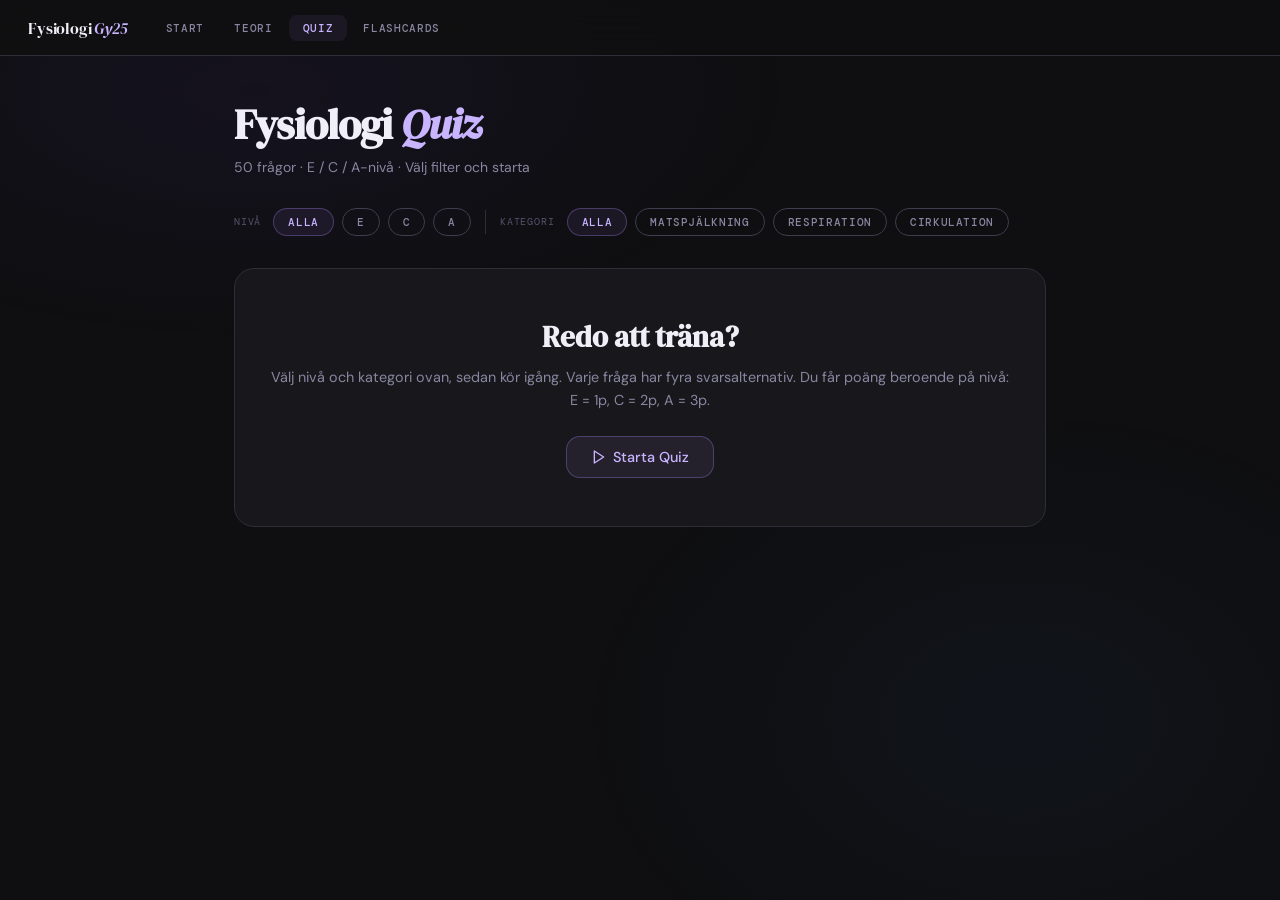
<file: quiz.html>
<!DOCTYPE html>
<html lang="sv">
<head>
<meta charset="UTF-8">
<meta name="viewport" content="width=device-width, initial-scale=1.0">
<title>Quiz – Fysiologi Gy25</title>
<link rel="stylesheet" href="style.css">
</head>
<body>

<div id="site-nav"></div>

<main class="page-wrap">

  <header style="margin-bottom:2rem;">
    <h1 style="font-family:'DM Serif Display',serif; font-size:clamp(1.8rem,5vw,2.6rem); letter-spacing:-0.02em; margin-bottom:0.3rem;">
      Fysiologi <em style="font-style:italic; color:var(--accent);">Quiz</em>
    </h1>
    <p style="color:var(--muted); font-size:0.875rem;">50 frågor · E / C / A-nivå · Välj filter och starta</p>
  </header>

  <!-- FILTER -->
  <div class="quiz-filters" role="group" aria-label="Filtrera frågor">
    <span class="filter-label">Nivå</span>
    <button class="tab-btn filter-level" data-val="all"  aria-pressed="true">Alla</button>
    <button class="tab-btn filter-level" data-val="E"    aria-pressed="false">E</button>
    <button class="tab-btn filter-level" data-val="C"    aria-pressed="false">C</button>
    <button class="tab-btn filter-level" data-val="A"    aria-pressed="false">A</button>

    <div class="filter-sep" aria-hidden="true"></div>

    <span class="filter-label">Kategori</span>
    <button class="tab-btn filter-cat" data-val="all"  aria-pressed="true">Alla</button>
    <button class="tab-btn filter-cat" data-val="mat"  aria-pressed="false">Matspjälkning</button>
    <button class="tab-btn filter-cat" data-val="resp" aria-pressed="false">Respiration</button>
    <button class="tab-btn filter-cat" data-val="cirk" aria-pressed="false">Cirkulation</button>
  </div>

  <!-- STARTSKÄRM -->
  <div class="start-screen" id="start-screen" role="region" aria-label="Starta quiz">
    <h2>Redo att träna?</h2>
    <p>Välj nivå och kategori ovan, sedan kör igång. Varje fråga har fyra svarsalternativ. Du får poäng beroende på nivå: E&nbsp;=&nbsp;1p, C&nbsp;=&nbsp;2p, A&nbsp;=&nbsp;3p.</p>
    <button class="btn btn-lg btn-accent" onclick="startQuiz()" aria-label="Starta quizet">
      <svg width="16" height="16" viewBox="0 0 24 24" fill="none" stroke="currentColor" stroke-width="2" stroke-linecap="round" stroke-linejoin="round" aria-hidden="true"><polygon points="5 3 19 12 5 21 5 3"/></svg>
      Starta Quiz
    </button>
  </div>

  <!-- QUIZYTA -->
  <div id="quiz-area" style="display:none;" aria-live="polite">

    <!-- Meta-rad -->
    <div class="quiz-meta">
      <span class="quiz-counter" id="quiz-counter">Fråga <strong>1</strong> av <strong>–</strong></span>
      <span class="quiz-score">Poäng <strong id="quiz-score-disp">0</strong></span>
    </div>

    <!-- Progressbar -->
    <div class="progress-track" style="margin-bottom:1.5rem;" role="progressbar" aria-label="Framsteg" aria-valuenow="0" aria-valuemin="0" aria-valuemax="100">
      <div class="progress-fill" id="quiz-progress" style="width:0%"></div>
    </div>

    <!-- Frågekort -->
    <article class="quiz-card" id="quiz-card">
      <div class="quiz-tags" id="quiz-tags"></div>
      <p class="quiz-question" id="quiz-question"></p>
    </article>

    <!-- Svarsalternativ -->
    <div class="quiz-options" id="quiz-options" role="group" aria-label="Svarsalternativ"></div>

    <!-- Feedback -->
    <div class="quiz-feedback" id="quiz-feedback" aria-live="polite" aria-atomic="true"></div>

  </div>

  <!-- RESULTATSIDA -->
  <div class="results-screen" id="results-screen" role="region" aria-label="Resultat">
    <div class="results-icon" id="res-icon">🏆</div>
    <div style="font-size:1.8rem; letter-spacing:0.05em;" id="res-stars">★★★</div>
    <h2 class="results-h">Quiz klart!</h2>
    <p class="results-score" id="res-score">Poäng: <strong>0</strong></p>
    <p style="font-size:0.8rem; color:var(--dim); font-family:'DM Mono',monospace;" id="res-pct">0%</p>
    <div class="results-breakdown" id="res-breakdown"></div>
    <div style="display:flex; gap:10px; margin-top:1rem; flex-wrap:wrap; justify-content:center;">
      <button class="btn btn-accent btn-lg" onclick="startQuiz()">
        <svg width="14" height="14" viewBox="0 0 24 24" fill="none" stroke="currentColor" stroke-width="2" stroke-linecap="round" stroke-linejoin="round" aria-hidden="true"><path d="M3 12a9 9 0 1 0 9-9 9.75 9.75 0 0 0-6.74 2.74L3 8"/><path d="M3 3v5h5"/></svg>
        Kör igen
      </button>
      <button class="btn btn-lg" onclick="restartQuiz()">Ändra filter</button>
    </div>
  </div>

</main>

<script src="js/nav.js"></script>
<script src="js/quiz.js"></script>

<script>
/* Sync aria-pressed on filter buttons */
document.addEventListener('DOMContentLoaded', () => {
  document.querySelectorAll('.filter-level, .filter-cat').forEach(b => {
    b.addEventListener('click', () => {
      const group = b.classList.contains('filter-level') ? '.filter-level' : '.filter-cat';
      document.querySelectorAll(group).forEach(x => x.setAttribute('aria-pressed', 'false'));
      b.setAttribute('aria-pressed', 'true');
    });
  });
});
</script>

</body>
</html>
</file>
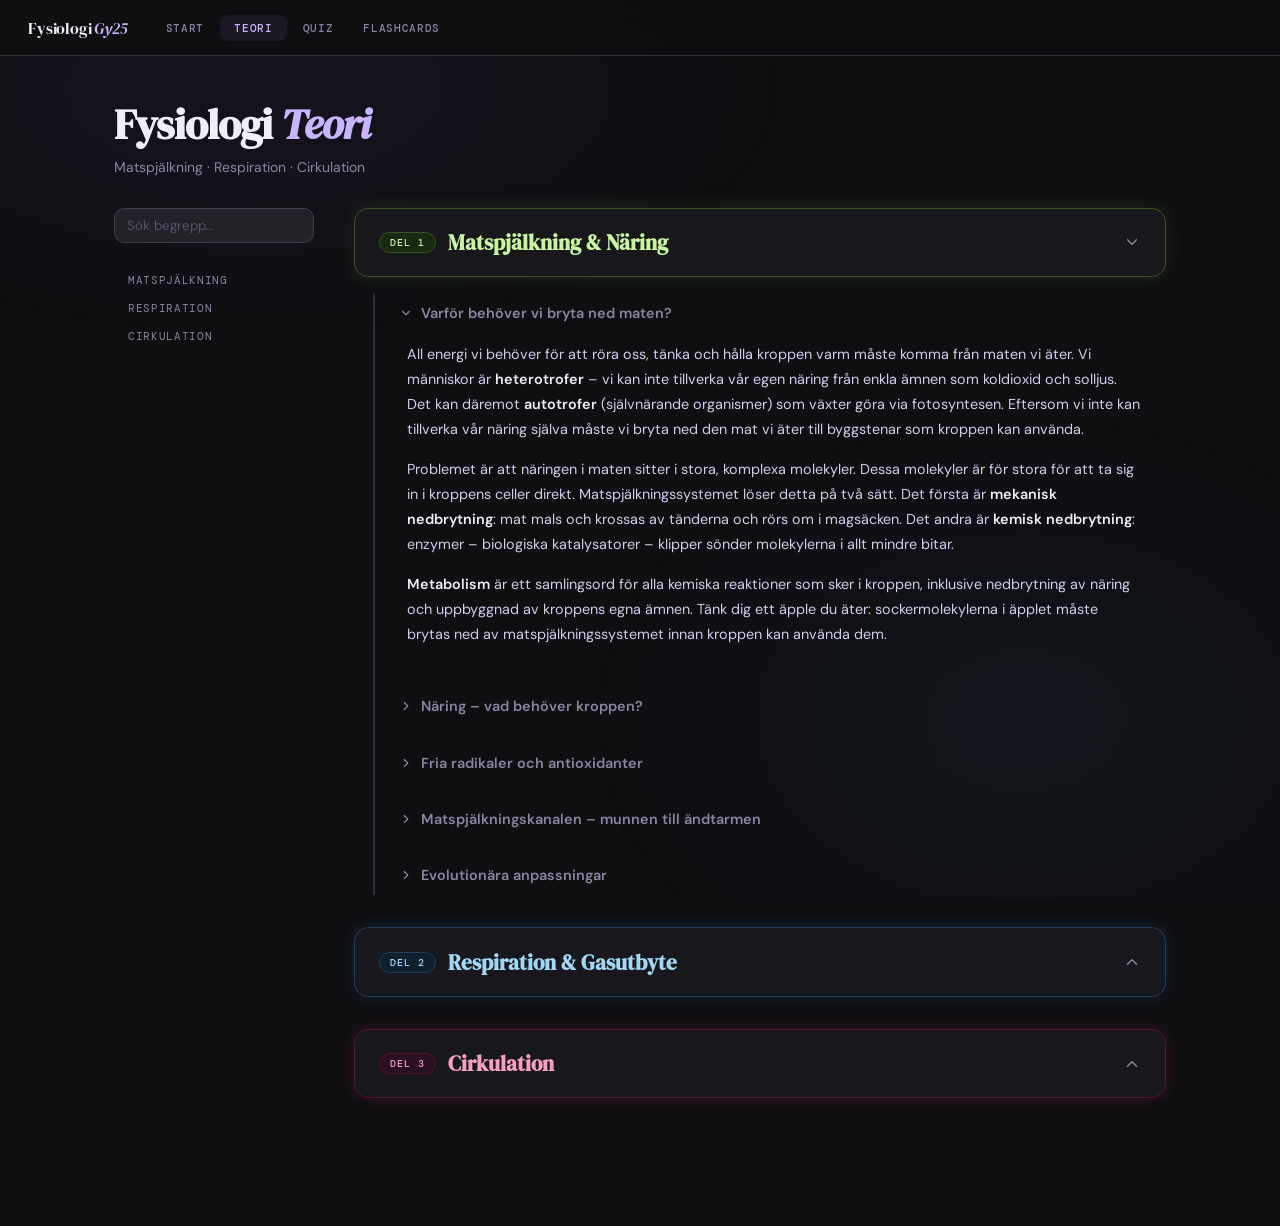
<file: teori.html>
<!DOCTYPE html>
<html lang="sv">
<head>
<meta charset="UTF-8">
<meta name="viewport" content="width=device-width, initial-scale=1.0">
<title>Teori – Fysiologi Gy25</title>
<link rel="stylesheet" href="style.css">
</head>
<body>

<div id="site-nav"></div>

<main class="page-wrap" style="max-width:1100px;">

  <header style="margin-bottom:2rem;">
    <h1 style="font-family:'DM Serif Display',serif; font-size:clamp(1.8rem,5vw,2.6rem); letter-spacing:-0.02em; margin-bottom:0.3rem;">
      Fysiologi <em style="font-style:italic; color:var(--accent);">Teori</em>
    </h1>
    <p style="color:var(--muted); font-size:0.875rem;">Matspjälkning · Respiration · Cirkulation</p>
  </header>

  <div class="teori-layout">

    <!-- SIDEBAR -->
    <aside class="teori-sidebar" aria-label="Innehållsförteckning">
      <div class="search-wrap">
        <input type="search" class="search-input" id="search-input"
               placeholder="Sök begrepp…" aria-label="Sök i teorin">
        <div class="search-count" id="search-count"></div>
      </div>
      <nav aria-label="Sektioner">
        <ul class="sidebar-nav" id="sidebar-nav">
          <li><a href="#matspjalkning" id="nav-mat">Matspjälkning</a></li>
          <li><a href="#respiration"   id="nav-resp">Respiration</a></li>
          <li><a href="#cirkulation"   id="nav-cirk">Cirkulation</a></li>
        </ul>
      </nav>
    </aside>

    <!-- TEORIINNEHÅLL -->
    <div class="teori-main" id="teori-main">

      <!-- ══ MATSPJÄLKNING ══════════════════════════════════════ -->
      <section class="teori-section mat open" id="matspjalkning" aria-labelledby="mat-heading">
        <div class="teori-section-header" onclick="toggleSection(this)" aria-expanded="true" role="button" tabindex="0">
          <span class="chip chip-mat" aria-hidden="true">DEL 1</span>
          <h2 id="mat-heading">Matspjälkning &amp; Näring</h2>
          <svg class="section-chevron" viewBox="0 0 24 24" fill="none" stroke="currentColor" stroke-width="2" stroke-linecap="round" stroke-linejoin="round" aria-hidden="true"><polyline points="18 15 12 9 6 15"/></svg>
        </div>
        <div class="teori-section-body">

          <div class="teori-sub open">
            <div class="teori-sub-header" onclick="toggleSub(this)" role="button" tabindex="0" aria-expanded="true">
              <svg class="sub-chevron" viewBox="0 0 24 24" fill="none" stroke="currentColor" stroke-width="2" stroke-linecap="round" stroke-linejoin="round" aria-hidden="true"><polyline points="9 18 15 12 9 6"/></svg>
              <h3>Varför behöver vi bryta ned maten?</h3>
            </div>
            <div class="teori-sub-body">
              <p>All energi vi behöver för att röra oss, tänka och hålla kroppen varm måste komma från maten vi äter. Vi människor är <strong>heterotrofer</strong> – vi kan inte tillverka vår egen näring från enkla ämnen som koldioxid och solljus. Det kan däremot <strong>autotrofer</strong> (självnärande organismer) som växter göra via fotosyntesen. Eftersom vi inte kan tillverka vår näring själva måste vi bryta ned den mat vi äter till byggstenar som kroppen kan använda.</p>
              <p>Problemet är att näringen i maten sitter i stora, komplexa molekyler. Dessa molekyler är för stora för att ta sig in i kroppens celler direkt. Matspjälkningssystemet löser detta på två sätt. Det första är <strong>mekanisk nedbrytning</strong>: mat mals och krossas av tänderna och rörs om i magsäcken. Det andra är <strong>kemisk nedbrytning</strong>: enzymer – biologiska katalysatorer – klipper sönder molekylerna i allt mindre bitar.</p>
              <p><strong>Metabolism</strong> är ett samlingsord för alla kemiska reaktioner som sker i kroppen, inklusive nedbrytning av näring och uppbyggnad av kroppens egna ämnen. Tänk dig ett äpple du äter: sockermolekylerna i äpplet måste brytas ned av matspjälkningssystemet innan kroppen kan använda dem.</p>
            </div>
          </div>

          <div class="teori-sub">
            <div class="teori-sub-header" onclick="toggleSub(this)" role="button" tabindex="0" aria-expanded="false">
              <svg class="sub-chevron" viewBox="0 0 24 24" fill="none" stroke="currentColor" stroke-width="2" stroke-linecap="round" stroke-linejoin="round" aria-hidden="true"><polyline points="9 18 15 12 9 6"/></svg>
              <h3>Näring – vad behöver kroppen?</h3>
            </div>
            <div class="teori-sub-body">
              <p>Kroppen behöver fem typer av näring: kolhydrater, fetter, proteiner, vitaminer och mineraler.</p>
              <p><strong>Kolhydrater</strong> är kroppens snabbaste energikälla. De bryts ned till enkla sockerarter, framför allt <strong>glukos</strong>, som förbränns i cellerna för att bilda energi i form av ATP. Glukos som inte används direkt lagras som <strong>glykogen</strong> i levern och musklerna – ungefär som ett batteri som snabbt kan laddas ur vid löpning.</p>
              <p><strong>Fetter</strong> (lipider) byggs upp av en <strong>glycerol</strong>-molekyl med upp till tre <strong>fettsyror</strong> kopplade till sig, och kallas då triglycerider. Fetter innehåller ungefär dubbelt så mycket energi per gram som kolhydrater. De fungerar som kroppens långtidslagring av energi och behövs för att ta upp de fettlösliga vitaminerna.</p>
              <p><strong>Proteiner</strong> byggs upp av aminosyror och används för att tillverka enzymer, muskler, transportmolekyler och hormoner. Av de 20 aminosyrorna kan kroppen tillverka de flesta själv, men nio är <strong>essentiella</strong> – de måste komma från kosten eftersom kroppen inte kan bilda dem.</p>
              <p><strong>Vitaminer</strong> delas in i två grupper. <strong>Fettlösliga vitaminer</strong> (A, D, E och K) löser sig i fett och lagras i kroppens fettvävnad. <strong>Vattenlösliga vitaminer</strong> (B-vitaminerna och C) löser sig i vatten och lagras inte i kroppen – vi behöver tillföra dem regelbundet. D-vitamin är speciellt: kroppen kan bilda det själv när huden utsätts för solljus.</p>
              <p><strong>Mineraler</strong> är oorganiska joner, det vill säga enkla grundämnen som inte innehåller kol. Järn är en viktig komponent i hemoglobin och behövs för syretransport i blodet. Kalcium behövs för muskelkontraktion och starka skelett. Natrium reglerar bland annat vätskebalansen i kroppen.</p>
            </div>
          </div>

          <div class="teori-sub">
            <div class="teori-sub-header" onclick="toggleSub(this)" role="button" tabindex="0" aria-expanded="false">
              <svg class="sub-chevron" viewBox="0 0 24 24" fill="none" stroke="currentColor" stroke-width="2" stroke-linecap="round" stroke-linejoin="round" aria-hidden="true"><polyline points="9 18 15 12 9 6"/></svg>
              <h3>Fria radikaler och antioxidanter</h3>
            </div>
            <div class="teori-sub-body">
              <p>Kroppens ämnesomsättning är effektiv, men den producerar biprodukter. En av dem är <strong>fria radikaler</strong> – instabila molekyler som är extremt reaktiva och skadar celler och DNA. Fria radikaler bildas naturligt vid energiutvinning, men bildas även av rökning och UV-strålning. Om de inte hålls i schack kan de orsaka skador i stor skala – ett tillstånd som kallas <strong>oxidativ stress</strong>.</p>
              <p><strong>Antioxidanter</strong> (till exempel vitamin C och E) är ämnen som kan neutralisera fria radikaler. De tar upp överskottsenergin utan att själva bli skadliga och bryter på så sätt skadekedjan.</p>
              <p>Balansen är viktig. Immunförsvaret använder faktiskt fria radikaler med avsikt – för att döda inkräktande bakterier. Det handlar alltså inte om att eliminera alla fria radikaler, utan om att hålla dem i schack.</p>
            </div>
          </div>

          <div class="teori-sub">
            <div class="teori-sub-header" onclick="toggleSub(this)" role="button" tabindex="0" aria-expanded="false">
              <svg class="sub-chevron" viewBox="0 0 24 24" fill="none" stroke="currentColor" stroke-width="2" stroke-linecap="round" stroke-linejoin="round" aria-hidden="true"><polyline points="9 18 15 12 9 6"/></svg>
              <h3>Matspjälkningskanalen – munnen till ändtarmen</h3>
            </div>
            <div class="teori-sub-body">
              <p>Matspjälkningskanalen är ett rör som börjar i munnen och slutar vid ändtarmen. Längs vägen bryts maten ned och näringen tas upp i blodet.</p>

              <h4>Munhålan</h4>
              <p>Matspjälkningens första steg sker i <strong>munhålan</strong>. Tänderna utför mekanisk nedbrytning: de krossar och maler maten i hanterbara bitar. Medan du tuggar producerar <strong>spottkörtlarna</strong> <strong>saliv</strong> – en vattnig vätska som fuktar maten och gör den lätt att svälja. Saliven innehåller enzymet <strong>amylas</strong>, som direkt börjar bryta ned stärkelse till kortare sockerkedjor. Enzymer är proteiner som påskyndar kemiska reaktioner utan att förbrukas.</p>
              <p><strong>Gomseglet</strong> är ett mjukt klaffliknande parti i bakkanten av gommen. När du sväljer lyfts gomseglet och stänger öppningen till näshålan, så att maten inte åker uppåt. Precis nedan finns <strong>struploket</strong> <em>(epiglottis)</em> – en broskflapp som fäller sig ned och täcker luftstrupen varje gång du sväljer, så att maten inte hamnar i lungorna.</p>

              <h4>Matstrupen</h4>
              <p>Från svalget transporteras maten ned genom <strong>matstrupen</strong> <em>(esofagus)</em>. Det sker inte med tyngdkraften utan av <strong>peristaltik</strong> <em>(peristaltisk rörelse)</em> – vågformiga sammandragningar i matstrupens vägg. <strong>Glattmuskulaturen</strong> (ofrivillig muskulatur) i väggen bildar <strong>ringsmuskler</strong> som klämer ihop matstrupen bakom matklumpen och driver den framåt – ungefär som att krama ut tandkräm ur ett tubrör.</p>

              <h4>Magsäcken</h4>
              <p><strong>Magsäcken</strong> är en elastisk påse som rymmer ungefär två liter. Maten bearbetas här i upp till sex timmar. Magsäcksväggen utför <strong>blandningsrörelser</strong> – kraftiga, rullande rörelser som blandar maten med <strong>magsaften</strong>.</p>
              <p>Magsaften innehåller <strong>saltsyra</strong> <em>(HCl)</em>, som sänker pH till ungefär 2. Saltsyran <strong>denaturerar</strong> proteiner – det vill säga bryter ned proteinernas tredimensionella form och vecklar ut kedjan – vilket gör dem lättare för enzymer att bryta ned. Saltsyran dödar också de flesta bakterier i maten.</p>
              <p>Magsäckens celler producerar <strong>pepsinogen</strong>, ett inaktivt protein. Saltsyran aktiverar pepsinogen och omvandlar det till det aktiva enzymet <strong>pepsin</strong>, som bryter ned proteiner. Anledningen till att pepsin inte tillverkas direkt i aktiv form är att det annars skulle bryta ned magsäckens egna väggar. Magsäcken skyddar sig med ett tjockt lager slem.</p>
              <p>Om slemparet skadas kan saltsyran och pepsin angripa magsäcksväggen och orsaka <strong>magsår</strong> – smärtsamma sår på slemhinnan. En vanlig orsak är bakterien <strong>Helicobacter pylori</strong>, som producerar ämnen som bryter ned det skyddande slemlagret.</p>

              <h4>Levern och gallblåsan</h4>
              <p><strong>Levern</strong> är kroppens mest mångsidiga organ. Den reglerar blodsockret, bryter ned skadliga ämnen, lagrar vitaminer och producerar <strong>galla</strong> – en gulgrön vätska som är nödvändig för att bryta ned fetter. Gallan lagras i <strong>gallblåsan</strong> och töms ut i tolvfingertarmen när du äter fettrik mat.</p>
              <p>Gallan innehåller <strong>gallsalter</strong>, som fungerar som ett biologiskt diskmedel: de bryter upp stora fettklumpar i tusentals små droppar (emulgering), vilket ger lipasenzymerna en mycket större yta att arbeta på. Gallan innehåller också <strong>bilirubin</strong> – ett nedbrytningsämne från gamla röda blodkroppar som ger avföringen dess bruna färg.</p>

              <h4>Bukspottkörteln och tolvfingertarmen</h4>
              <p><strong>Bukspottkörteln</strong> <em>(pankreas)</em> producerar <strong>bukspott</strong> – en alkalisk (basisk) vätska som neutraliserar den sura magsaften när maginnehållet töms ut i <strong>tolvfingertarmen</strong> <em>(duodenum)</em>. Tolvfingertarmen är den första och kortaste delen av tunntarmen, ungefär 25 centimeter lång. Här möts mat, galla och bukspott.</p>
              <p>Bukspottet innehåller en uppsättning <strong>enzymer</strong> – proteiner som påskyndar kemiska reaktioner utan att förbrukas. <strong>Amylas</strong> bryter ned kolhydrater. <strong>Lipas</strong> klipper upp fetter till glycerol och fettsyror. <strong>Proteaser</strong> bryter ned proteiner till aminosyror.</p>

              <h4>Tunntarmen och absorption</h4>
              <p>Den resterande delen av <strong>tunntarmen</strong> är 5–7 meter lång och är den viktigaste platsen för absorption av näring. Tunntarmens slemhinna är täckt av <strong>tarmludd</strong> <em>(villi)</em> – fingerliknande utskott som ökar ytan enormt. På varje villus sitter ytterligare miljontals <strong>mikrovilli</strong> – mikroskopiska utskott på <strong>epitelcellerna</strong>, de celler som täcker villi. Tillsammans ger villi och mikrovilli tunntarmen en absorbationsyta på ungefär 200 kvadratmeter – ungefär lika stor som ett tennisplan.</p>
              <p>Inne i varje villus finns ett nätverk av blodkapillärer och ett <strong>lymfkärl</strong>. Glukos och aminosyror tas upp av epitelcellerna och förs vidare till blodkapillärerna. Fettsyror och glycerol tas upp, paketeras om till fettpartiklar kallade kylomikroner och förs in i lymfkärlen – de är för stora för blodkapillärerna.</p>

              <h4>Tjocktarmen, blindtarmen och ändtarmen</h4>
              <p>I <strong>tjocktarmen</strong> sker ingen kemisk nedbrytning av näring. Istället absorberas vatten och salter, och avföringens konsistens formas. Tjocktarmen hyser en enorm <strong>normalflora</strong> – symbiotiska mikroorganismer som lever med oss utan att skada kroppen. De bryter ned fibrer och producerar bland annat K-vitamin.</p>
              <p><strong>Blindtarmen</strong> <em>(caecum)</em> sitter vid övergången mellan tunntarm och tjocktarm. Hos herbivorer spelar blindtarmen en stor roll i nedbrytningen av cellulosa, men hos oss är den liten och troligen viktig för att återhämta normalfloran efter sjukdom.</p>
              <p>I <strong>ändtarmen</strong> samlas <strong>avföringen</strong> – det osmältbara och ej absorberade – tillfälligt. Ändtarmen kontrolleras av <strong>sfinktrar</strong> – ringformade muskler som fungerar som klaffar. Den inre sfinktern är ofrivillig. Den yttre är frivillig och är den vi spänner när vi håller emot.</p>
            </div>
          </div>

          <div class="teori-sub">
            <div class="teori-sub-header" onclick="toggleSub(this)" role="button" tabindex="0" aria-expanded="false">
              <svg class="sub-chevron" viewBox="0 0 24 24" fill="none" stroke="currentColor" stroke-width="2" stroke-linecap="round" stroke-linejoin="round" aria-hidden="true"><polyline points="9 18 15 12 9 6"/></svg>
              <h3>Evolutionära anpassningar</h3>
            </div>
            <div class="teori-sub-body">
              <p>Djur äter olika saker, och matspjälkningssystemet har anpassats därefter. <strong>Herbivorer</strong> (växtätare) som kor och kaniner har långa matsmältningskanaler och symbiotiska mikroorganismer som hjälper till att bryta ned cellulosa – ett ämne som däggdjurens egna enzymer inte klarar av. Många herbivorer är <strong>idisslare</strong> – de lagrar födan i en av sina magavdelningar och för sedan upp den igen för ytterligare tuggning, vilket ger mikroberna mer tid att bryta ned svårsmält växtmaterial.</p>
              <p><strong>Karnivorer</strong> (köttätare) som lejon och hajar har kortare tarmar, eftersom animalisk föda är enklare att bryta ned kemiskt. <strong>Omnivorer</strong> (allätare) som vi människor har ett system som är ett mellanting och klarar av att bryta ned både växtbaserad och animalisk föda.</p>
              <p>Matspjälkningssystemet ger kroppen de byggstenar den behöver. Nästa fråga är hur syre levereras till cellerna – och det kräver ett fungerande andningssystem.</p>
            </div>
          </div>

        </div>
      </section>

      <!-- ══ RESPIRATION ═══════════════════════════════════════ -->
      <section class="teori-section resp" id="respiration" aria-labelledby="resp-heading">
        <div class="teori-section-header" onclick="toggleSection(this)" aria-expanded="false" role="button" tabindex="0">
          <span class="chip chip-resp" aria-hidden="true">DEL 2</span>
          <h2 id="resp-heading">Respiration &amp; Gasutbyte</h2>
          <svg class="section-chevron" viewBox="0 0 24 24" fill="none" stroke="currentColor" stroke-width="2" stroke-linecap="round" stroke-linejoin="round" aria-hidden="true"><polyline points="18 15 12 9 6 15"/></svg>
        </div>
        <div class="teori-section-body">

          <div class="teori-sub open">
            <div class="teori-sub-header" onclick="toggleSub(this)" role="button" tabindex="0" aria-expanded="true">
              <svg class="sub-chevron" viewBox="0 0 24 24" fill="none" stroke="currentColor" stroke-width="2" stroke-linecap="round" stroke-linejoin="round" aria-hidden="true"><polyline points="9 18 15 12 9 6"/></svg>
              <h3>Varför behöver vi andas – gasutbyte via diffusion</h3>
            </div>
            <div class="teori-sub-body">
              <p>Varje cell i kroppen behöver syre för att utvinna energi ur glukos. Cellandning bildar koldioxid och vatten som biprodukter. Syre måste hela tiden levereras till cellerna, och koldioxiden föras bort – annars slutar cellerna fungera.</p>
              <p><strong>Gasutbyte</strong> kallas den process där syre och koldioxid utbyts mellan luften och blodet. Det sker via <strong>diffusion</strong> – den spontana rörelsen av molekyler från ett område med hög koncentration till ett med lägre. Det är rörelsen längs <strong>koncentrationsgradienten</strong> (koncentrationsskillnaden). Syre diffunderar från lungorna till blodet och vidare till cellerna – eftersom syrekoncentrationen är lägre inuti en aktiv cell än i blodet. Koldioxid rör sig i motsatt riktning av samma anledning. Ingen energi behövs: rörelsen sker av sig själv.</p>
            </div>
          </div>

          <div class="teori-sub">
            <div class="teori-sub-header" onclick="toggleSub(this)" role="button" tabindex="0" aria-expanded="false">
              <svg class="sub-chevron" viewBox="0 0 24 24" fill="none" stroke="currentColor" stroke-width="2" stroke-linecap="round" stroke-linejoin="round" aria-hidden="true"><polyline points="9 18 15 12 9 6"/></svg>
              <h3>Gasutbyte hos olika organismer</h3>
            </div>
            <div class="teori-sub-body">
              <p>Alla djur måste lösa problemet med gasutbyte, men de gör det på olika sätt. Principen – diffusion längs en gradient – är alltid densamma.</p>
              <p>Hos mycket små eller fuktiga djur räcker <strong>huden</strong> som gasutbytesyta. Daggmaskar och grodyngel kan ta upp syre direkt genom huden.</p>
              <p>Fiskar och vattenlevande djur använder <strong>gälar</strong>. <strong>Yttre gälar</strong> sitter synliga utanpå kroppen, som hos salamanderlarver. <strong>Inre gälar</strong> sitter skyddade i en gälkammare, som hos de flesta vuxna fiskar. Fiskgälar är rika på blodkärl och använder <strong>motströmningsprincipen</strong>: blodet och vattnet flödar i motsatta riktningar förbi varandra. Det innebär att blodet alltid möter vatten med en lite högre syrekoncentration längs hela gälen – koncentrationsgradienten bibehålls hela vägen, och gasutbytet blir maximalt effektivt.</p>
              <p>Insekter har <strong>trakéer</strong> – ett fint förgrenat rörsystem som fördelas direkt till alla vävnader. Luft tas in via öppningar i kroppssidan (spirakler) och syre når cellerna direkt utan att passera blodet. Det är mycket effektivt men begränsar kroppsstorleken.</p>
              <p>Fåglar har de effektivaste lungorna av alla ryggradsdjur. De har <strong>luftsäckar</strong> som fungerar som bälgar och styr luften i en enda riktning genom lungvävnaden, vid både in- och utandning. Frisk luft befinner sig alltid vid gasutbytesytan – en stor fördel jämfört med däggdjurslungor, där gammal och ny luft blandas.</p>
            </div>
          </div>

          <div class="teori-sub">
            <div class="teori-sub-header" onclick="toggleSub(this)" role="button" tabindex="0" aria-expanded="false">
              <svg class="sub-chevron" viewBox="0 0 24 24" fill="none" stroke="currentColor" stroke-width="2" stroke-linecap="round" stroke-linejoin="round" aria-hidden="true"><polyline points="9 18 15 12 9 6"/></svg>
              <h3>Andningsorganens uppbyggnad</h3>
            </div>
            <div class="teori-sub-body">
              <p>Hos oss inleds luftvägen i näshålan, som värmer, fuktar och filtrerar inandningsluften. <strong>Cilier</strong> <em>(flimmerhår)</em> – mikroskopiska hårliknande utskott på slemhinnecellerna – fångar partiklar och transporterar slem uppåt mot svalget.</p>
              <p><strong>Luftstrupen</strong> <em>(trakea)</em> är ett ungefär tio centimeter långt rör som hålls öppen av broskringar. Den delar sig i två <strong>bronker</strong> – en till varje lunga. Bronkerna förgrenar sig i allt smalare rör, <strong>bronkioler</strong>, som inte längre har broskstöd. I lungornas yttersta förgreningar sitter <strong>alveoler</strong> <em>(lungblåsor)</em> – extremt tunna, luftfyllda säckar omgivna av ett tätt nät av <strong>kapillärer</strong> (de minsta blodkärlen). Det finns 300–500 miljoner alveoler, med en total yta på upp till 140 kvadratmeter. Väggen i en alveol är bara ett enda celllager tjock, vilket gör diffusionsvägen mycket kort.</p>
              <p>Lungorna är uppdelade i <strong>lunglober</strong> – höger lunga har tre lober och vänster lunga har två. Det innebär att skada på ett område inte sätter hela lungan ur spel.</p>
            </div>
          </div>

          <div class="teori-sub">
            <div class="teori-sub-header" onclick="toggleSub(this)" role="button" tabindex="0" aria-expanded="false">
              <svg class="sub-chevron" viewBox="0 0 24 24" fill="none" stroke="currentColor" stroke-width="2" stroke-linecap="round" stroke-linejoin="round" aria-hidden="true"><polyline points="9 18 15 12 9 6"/></svg>
              <h3>Andningsmekanismen</h3>
            </div>
            <div class="teori-sub-body">
              <p>Lungorna är passiva – de kan inte röra sig själva. Det är tryckskillnader som skapar luftflödet.</p>
              <p><strong>Diafragman</strong> <em>(mellangärdet)</em> är en stor kuppelformad muskel under lungorna. Vid inandning kontraherar diafragman och plattar ut sig, vilket ökar volymen i bröstkorgen. Trycket inne i bröstkorgen sjunker under atmosfärstrycket, och luft strömmar in. Vid normal utandning slappnar diafragman av, volymen minskar och trycket ökar – luft pressas ut passivt utan muskelarbete. Vid ansträngd utandning hjälper bukmusklerna till aktivt.</p>
            </div>
          </div>

          <div class="teori-sub">
            <div class="teori-sub-header" onclick="toggleSub(this)" role="button" tabindex="0" aria-expanded="false">
              <svg class="sub-chevron" viewBox="0 0 24 24" fill="none" stroke="currentColor" stroke-width="2" stroke-linecap="round" stroke-linejoin="round" aria-hidden="true"><polyline points="9 18 15 12 9 6"/></svg>
              <h3>Lungvolymer</h3>
            </div>
            <div class="teori-sub-body">
              <p>Lungorna kan inte tömmas helt. Vid normalt andande i vila är varje andetag ungefär 500 ml – detta kallas <strong>tidalvolym</strong>. Av detta når bara ungefär 350 ml faktiskt fram till alveolerna, eftersom ungefär 150 ml stannar kvar i luftvägarna utan att bidra till gasutbytet. Denna tomma volym kallas <strong>dead-space</strong> <em>(dödutrymme)</em>.</p>
              <p><strong>Vitalkapaciteten</strong> är den maximala luftmängden du kan andas ut efter en djup inandning. Den säger något om lungornas kapacitet och är högre hos vältränade individer.</p>
              <p>Även efter en maximal utandning stannar ungefär 1,2 liter kvar i lungorna. Denna <strong>residualvolym</strong> <em>(restvolym)</em> hindrar lungorna från att kollapsa och ser till att det alltid finns lite luft kvar vid alveolerna.</p>
            </div>
          </div>

          <div class="teori-sub">
            <div class="teori-sub-header" onclick="toggleSub(this)" role="button" tabindex="0" aria-expanded="false">
              <svg class="sub-chevron" viewBox="0 0 24 24" fill="none" stroke="currentColor" stroke-width="2" stroke-linecap="round" stroke-linejoin="round" aria-hidden="true"><polyline points="9 18 15 12 9 6"/></svg>
              <h3>Transport av syre och koldioxid i blodet</h3>
            </div>
            <div class="teori-sub-body">
              <p>Syre löser sig dåligt i vatten, och blodsplasman ensam kan inte transportera tillräckliga mängder. Lösningen är <strong>hemoglobin (Hb)</strong> – ett protein i de <strong>röda blodkropparna</strong> <em>(erytrocyterna)</em>. Varje hemoglobinmolekyl kan binda fyra syremolekyler. I lungorna, där syrekoncentrationen är hög, binder hemoglobin syre. I aktiva vävnader, där syre förbrukas och koncentrationen är låg, släpper hemoglobinet syret och ger det till cellerna.</p>
              <p><strong>Koldioxid</strong> transporteras på tre sätt i blodet. Ungefär 75 procent omvandlas till <strong>vätekarbonat</strong> <em>(HCO₃⁻)</em> i de röda blodkropparna: koldioxid och vatten reagerar till <strong>kolsyra</strong> <em>(H₂CO₃)</em>, som bryts ned till vätekarbonationer. Denna reaktion sänker blodets <strong>pH</strong> och gör det surare. Ungefär 15 procent transporteras bundna till hemoglobin, och ungefär 10 procent löst i blodplasma.</p>
              <p><strong>Kolmonoxid</strong> <em>(CO)</em> är en extremt farlig gas. Den binder till hemoglobin ungefär 240 gånger starkare än syre. Hemoglobin som bundit kolmonoxid kan inte längre transportera syre, vilket leder till kvävning trots att det finns syre i luften. Kolmonoxid bildas vid ofullständig förbränning, till exempel från en igångkörande bil i ett stängt garage.</p>
            </div>
          </div>

          <div class="teori-sub">
            <div class="teori-sub-header" onclick="toggleSub(this)" role="button" tabindex="0" aria-expanded="false">
              <svg class="sub-chevron" viewBox="0 0 24 24" fill="none" stroke="currentColor" stroke-width="2" stroke-linecap="round" stroke-linejoin="round" aria-hidden="true"><polyline points="9 18 15 12 9 6"/></svg>
              <h3>Reglering av andningsrytmen</h3>
            </div>
            <div class="teori-sub-body">
              <p>Andningen styrs av <strong>andningscentrum</strong> i hjärnstammen, som automatiskt bestämmer andningsfrekvens och djup. Det viktigaste signalämnet är inte syrebrist – det är koldioxidhalten. När koldioxidhalten ökar i blodet bildas kolsyra, pH sjunker, och <strong>kemoreceptorer</strong> – <strong>receptorer</strong> (celler som känner av kemiska förändringar) i hjärnstammen och halspulsådrorna – skickar signal till andningscentrum om att öka andningsfrekvensen. Mer koldioxid andas ut, pH stiger tillbaka till normalvärdet.</p>
              <p>Det är därför du andas fort efter ett sprint – inte i första hand för att du behöver mer syre, utan för att dina muskler producerat stora mängder koldioxid.</p>
            </div>
          </div>

          <div class="teori-sub">
            <div class="teori-sub-header" onclick="toggleSub(this)" role="button" tabindex="0" aria-expanded="false">
              <svg class="sub-chevron" viewBox="0 0 24 24" fill="none" stroke="currentColor" stroke-width="2" stroke-linecap="round" stroke-linejoin="round" aria-hidden="true"><polyline points="9 18 15 12 9 6"/></svg>
              <h3>Sjukdomar i luftvägarna</h3>
            </div>
            <div class="teori-sub-body">
              <p>Luftvägarna kan drabbas av flera vanliga sjukdomar. <strong>Lunginflammation</strong> <em>(pneumoni)</em> innebär att alveolerna fylls med vätska eller var, vilket försvårar gasutbytet. Det orsakas av bakterier, virus eller svamp.</p>
              <p><strong>Emfysem</strong> är en sjukdom där alveolväggarna förstörs. Ytan för gasutbyte minskar drastiskt och lungorna förlorar sin elasticitet. Orsaken är nästan alltid långvarig rökning.</p>
              <p><strong>KOL</strong> <em>(kroniskt obstruktiv lungsjukdom)</em> är ett samlingsnamn för emfysem och kronisk bronkit. Luftvägarna blir inflammerade och förträngda, och andningen kräver allt mer ansträngning. KOL orsakas nästan uteslutande av rökning och är en av de vanligaste dödsorsakerna globalt.</p>
              <p>Syret som andningen tillhandahåller måste fördelas till varje cell i kroppen – och det kräver ett fungerande cirkulationssystem.</p>
            </div>
          </div>

        </div>
      </section>

      <!-- ══ CIRKULATION ═══════════════════════════════════════ -->
      <section class="teori-section cirk" id="cirkulation" aria-labelledby="cirk-heading">
        <div class="teori-section-header" onclick="toggleSection(this)" aria-expanded="false" role="button" tabindex="0">
          <span class="chip chip-cirk" aria-hidden="true">DEL 3</span>
          <h2 id="cirk-heading">Cirkulation</h2>
          <svg class="section-chevron" viewBox="0 0 24 24" fill="none" stroke="currentColor" stroke-width="2" stroke-linecap="round" stroke-linejoin="round" aria-hidden="true"><polyline points="18 15 12 9 6 15"/></svg>
        </div>
        <div class="teori-section-body">

          <div class="teori-sub open">
            <div class="teori-sub-header" onclick="toggleSub(this)" role="button" tabindex="0" aria-expanded="true">
              <svg class="sub-chevron" viewBox="0 0 24 24" fill="none" stroke="currentColor" stroke-width="2" stroke-linecap="round" stroke-linejoin="round" aria-hidden="true"><polyline points="9 18 15 12 9 6"/></svg>
              <h3>Blodets sammansättning</h3>
            </div>
            <div class="teori-sub-body">
              <p>Blodet är kroppens transportsystem – det fraktar syre, näring, hormoner och avfallsprodukter, och det skyddar kroppen mot infektioner.</p>
              <p>Blod består till ungefär 55 procent av <strong>blodplasma</strong> – en ljusgul vätska som till 90 procent är vatten. I plasmat löser sig <strong>blodproteiner</strong> – som albumin och <strong>fibrinogen</strong> – tillsammans med näring, hormoner och avfallsprodukter. Fibrinogen spelar en central roll vid sårläkning: vid en kärlskada aktiveras fibrinogen och omvandlas till <strong>fibrin</strong>, ett trådigt protein som bildar ett nät och täpper till såret.</p>
              <p>De resterande 45 procenten är blodkroppar av tre typer. <strong>Röda blodkroppar</strong> <em>(erytrocyter)</em> saknar cellkärna och är fyllda med <strong>hemoglobin</strong> – proteinet som transporterar syre. Deras bikonkava form (tunnare på mitten, som en munk utan hål) ger stor yta i förhållande till volymen. En röd blodkropp lever ungefär 120 dagar. När den bryts ned bildas <strong>bilirubin</strong> – ett gulaktigt nedbrytningsämne som ger avföringen dess bruna färg.</p>
              <p><strong>Vita blodkroppar</strong> <em>(leukocyter)</em> är immunförsvarets celler. De identifierar och bekämpar bakterier, virus och andra inkräktare.</p>
              <p><strong>Blodplättar</strong> <em>(trombocyter)</em> är cellfragment som aktiveras vid skada på ett blodkärl. De klumpar ihop sig och bildar, tillsammans med fibrin, ett koagel som tätar skadan.</p>
            </div>
          </div>

          <div class="teori-sub">
            <div class="teori-sub-header" onclick="toggleSub(this)" role="button" tabindex="0" aria-expanded="false">
              <svg class="sub-chevron" viewBox="0 0 24 24" fill="none" stroke="currentColor" stroke-width="2" stroke-linecap="round" stroke-linejoin="round" aria-hidden="true"><polyline points="9 18 15 12 9 6"/></svg>
              <h3>Öppet och slutet blodomlopp</h3>
            </div>
            <div class="teori-sub-body">
              <p>Alla djur med cirkulationssystem har antingen ett öppet eller ett slutet system. I ett <strong>öppet blodkärlssystem</strong> lämnar blodet kärlen och blandas fritt med vävnadsvätskan, som kallas hemolymfa, runt organen. Hjärtat pumpar sedan upp denna vätska igen. Det är ett enkelt och energisnålt system men ger lågt tryck och långsam transport. Insekter, snäckor och musslor har öppna system.</p>
              <p>I ett <strong>slutet blodkärlssystem</strong> hålls blodet alltid inne i kärlen. Trycket kan vara högt och transporten snabb – nödvändigt för aktiva djur med högt energibehov. Ringmaskar, bläckfiskar och alla ryggradsdjur har slutna system.</p>
            </div>
          </div>

          <div class="teori-sub">
            <div class="teori-sub-header" onclick="toggleSub(this)" role="button" tabindex="0" aria-expanded="false">
              <svg class="sub-chevron" viewBox="0 0 24 24" fill="none" stroke="currentColor" stroke-width="2" stroke-linecap="round" stroke-linejoin="round" aria-hidden="true"><polyline points="9 18 15 12 9 6"/></svg>
              <h3>Enkelt och dubbelt blodomlopp</h3>
            </div>
            <div class="teori-sub-body">
              <p>Hos fiskar passerar blodet hjärtat en gång per varv – ett <strong>enkelt blodomlopp</strong>. Hjärtat är <strong>tvårummigt</strong> med ett förmak och en kammare. Blodet pumpas via gälarna, syresätts, och går sedan direkt ut till kroppens vävnader. Nackdelen är att trycket sjunker kraftigt efter gälarna, vilket begränsar aktivitetsnivån.</p>
              <p>Hos däggdjur och fåglar finns ett <strong>dubbelt blodomlopp</strong> och ett <strong>fyrrummigt hjärta</strong> med fullständig separation av syrerikt och syrefattigt blod. Blodet passerar hjärtat två gånger per varv.</p>
              <p><strong>Lilla kretsloppet</strong> <em>(lungkretsloppet)</em> leder syrefattigt blod från hjärtats högra kammare via <strong>lungartären</strong> till lungorna, där blodet syresätts, och tillbaka via <strong>lungvenen</strong> till vänster förmak.</p>
              <p><strong>Stora kretsloppet</strong> <em>(kroppskretsloppet)</em> leder syrerikt blod från vänster kammare ut i <strong>aortan</strong> – kroppens största artär – vidare till alla organ och vävnader och tillbaka via <strong>hålvenerna</strong> <em>(vena cava)</em> till höger förmak.</p>
              <p>Groddjur har ett <strong>trerummigt hjärta</strong> med två förmak men bara en kammare, vilket innebär att syrerikt och syrefattigt blod blandas något.</p>
            </div>
          </div>

          <div class="teori-sub">
            <div class="teori-sub-header" onclick="toggleSub(this)" role="button" tabindex="0" aria-expanded="false">
              <svg class="sub-chevron" viewBox="0 0 24 24" fill="none" stroke="currentColor" stroke-width="2" stroke-linecap="round" stroke-linejoin="round" aria-hidden="true"><polyline points="9 18 15 12 9 6"/></svg>
              <h3>Hjärtat och hjärtcykeln</h3>
            </div>
            <div class="teori-sub-body">
              <p>Hjärtat slår ungefär 70 gånger per minut i vila och kan nå över 200 slag per minut vid maximal ansträngning. Hjärtmuskeln tröttas inte ut som skelettmuskler och arbetar oavbrutet livet ut.</p>
              <p>Hjärtat har fyra rum: höger förmak, höger kammare, vänster förmak och vänster kammare. <strong>Segelklaffarna</strong> <em>(atrioventrikulärklaffarna)</em> sitter mellan förmak och kamrar och hindrar blod från att strömma tillbaka in i förmaken när kamrarna kontraherar. <strong>Ficklaffarna</strong> <em>(semilunarklaffarna)</em> sitter vid utgångarna från kamrarna och hindrar blod från att strömma tillbaka från artärerna in i hjärtat. Klaffarna fungerar alltså som backventiler som håller blodet rörligt i rätt riktning.</p>
              <p>En <strong>hjärtcykel</strong> består av två faser. Under <strong>systole</strong> <em>(kammarkontraktion)</em> kontraherar kamrarna, trycket ökar och blodet pressas ut i artärerna – segelklaffarna stängs och ficklaffarna öppnas. Under <strong>diastole</strong> <em>(kammaravslappning)</em> slappnar kamrarna av, trycket sjunker och blodet flödar in från förmaken. Mot slutet av diastole kontraherar förmaken och trycker ned extra blod.</p>
              <p><strong>Slagvolymen</strong> är den mängd blod som pumpas ut vid varje hjärtslag – ungefär 70 milliliter i vila. <strong>Minutvolymen</strong> är slagvolym gånger hjärtfrekvens: ungefär 5 liter per minut i vila, och upp till 25 liter per minut vid hårt arbete.</p>
              <p><strong>Kranskärlen</strong> <em>(koronarkärlen)</em> är de blodkärl som försörjer hjärtmuskeln med syre och näring. Om ett kranskärl täpps igen av en blodpropp uppstår en hjärtinfarkt – en del av hjärtmuskeln dör.</p>
              <p>Vänster kammare har en markant tjockare vägg än höger kammare. Det beror på att vänster kammare pumpar blodet runt hela kroppen (stora kretsloppet), vilket kräver ett mycket högre tryck. Höger kammare pumpar bara till de nära belägna lungorna (lilla kretsloppet) och behöver inte lika kraftiga muskler.</p>
            </div>
          </div>

          <div class="teori-sub">
            <div class="teori-sub-header" onclick="toggleSub(this)" role="button" tabindex="0" aria-expanded="false">
              <svg class="sub-chevron" viewBox="0 0 24 24" fill="none" stroke="currentColor" stroke-width="2" stroke-linecap="round" stroke-linejoin="round" aria-hidden="true"><polyline points="9 18 15 12 9 6"/></svg>
              <h3>Blodkärlens uppbyggnad och funktion</h3>
            </div>
            <div class="teori-sub-body">
              <p><strong>Artärer</strong> leder blod från hjärtat. De har tjocka, elastiska väggar som tål och buffrar de höga tryckvågor som varje hjärtslag skapar. Artärerna förgrenar sig i allt smalare kärl – lungartären leder syrefattigt blod till lungorna, och kroppens artärer leder syrerikt blod ut till organen.</p>
              <p><strong>Vener</strong> leder blodet tillbaka till hjärtat. De har tunnare väggar och lägre tryck. För att blod inte ska rinna baklänges – särskilt i benen mot tyngdkraften – har venerna <strong>klaffar</strong> <em>(venklaffar)</em>. Varje gång du rör dig klämer skelettmusklerna samman venerna och driver blodet framåt mot hjärtat – benmuskelpumpen. Lungvenen är ett undantag: den leder syrerikt blod från lungorna tillbaka till hjärtat.</p>
              <p><strong>Kapillärer</strong> är de tunnaste kärlen – bara ett enda celllager tjockt. De är de enda kärlen där verkligt ämnesutbyte sker. Syre och glukos lämnar blodet och diffunderar in i vävnaden. Koldioxid och avfallsprodukter rör sig i motsatt riktning. <strong>Sfinktrar</strong> – ringformade muskler vid kapillärernas ingång – reglerar blodflödet till enskilda kapillärnät beroende på vävnadens aktivitet.</p>
            </div>
          </div>

          <div class="teori-sub">
            <div class="teori-sub-header" onclick="toggleSub(this)" role="button" tabindex="0" aria-expanded="false">
              <svg class="sub-chevron" viewBox="0 0 24 24" fill="none" stroke="currentColor" stroke-width="2" stroke-linecap="round" stroke-linejoin="round" aria-hidden="true"><polyline points="9 18 15 12 9 6"/></svg>
              <h3>Ämnesutbyte i kapillärerna och ödem</h3>
            </div>
            <div class="teori-sub-body">
              <p>Ämnesutbytet i kapillärerna styrs av två motstående krafter. <strong>Hydrostatiska trycket</strong> – blodtrycket inne i kärlet – pressar vätska ut ur kapillärväggen och in i vävnaden. Denna process kallas <strong>filtration</strong>, och ämnen som syre och glukos följer med ut till cellerna.</p>
              <p>Mot detta verkar det <strong>osmotiska trycket</strong> (kallas ibland <strong>vattenpotential</strong>). Blodproteinerna i plasmat är för stora för att passera kapillärväggen – de stannar kvar i blodet och drar tillbaka vätska osmotiskt. Vid kapillärernas utgångssida är blodtrycket lägre och det osmotiska trycket dominerar: vätskan sugs tillbaka in i blodet. Ungefär en procent av vätskan dräneras istället av lymfkärlen.</p>
              <p><strong>Ödem</strong> (svullnad) uppstår när vätska ansamlas i vävnaden. Det kan bero på lågt blodprotein (minskat osmotiskt tryck), för högt blodtryck (ökad filtration) eller blockerade lymfkärl. Man ser ofta ödem i benen efter lång tids stillasittande.</p>
            </div>
          </div>

          <div class="teori-sub">
            <div class="teori-sub-header" onclick="toggleSub(this)" role="button" tabindex="0" aria-expanded="false">
              <svg class="sub-chevron" viewBox="0 0 24 24" fill="none" stroke="currentColor" stroke-width="2" stroke-linecap="round" stroke-linejoin="round" aria-hidden="true"><polyline points="9 18 15 12 9 6"/></svg>
              <h3>Lymfsystemet och blodtryck</h3>
            </div>
            <div class="teori-sub-body">
              <p><strong>Lymfsystemet</strong> är ett kompletterande rörsystem som löper parallellt med blodkärlen. <strong>Lymfa</strong> är den klara vätska som rinner i lymfkärlen – den liknar blodplasma men saknar röda blodkroppar. <strong>Lymfkärlssystemet</strong> samlar upp den vätska som inte återabsorberades vid kapillärerna och återför den till blodet. Lymfkärlen innehåller <strong>klaffar</strong> <em>(lymfklaffar)</em> som hindrar bakflöde och ser till att lymfan rör sig i rätt riktning, precis som venklaffarna i blodkärlen.</p>
              <p>Längs lymfkärlen sitter <strong>lymfknutor</strong> <em>(lymfkörtlar)</em>, som filtrerar lymfan och dödar patogener. Det är därför lymfknutorna i halsen svullnar när du är sjuk – de arbetar aktivt med att bekämpa infektionen.</p>
              <p><strong>Blodtrycket</strong> mäts i millimeter kvicksilver (mmHg) och anges som två värden, till exempel 120/80. Det <strong>systoliska trycket</strong> (~120 mmHg) är det högsta trycket, som uppstår när kamrarna kontraherar. Det <strong>diastoliska trycket</strong> (~80 mmHg) är det lägsta trycket, när hjärtat vilar. Högt blodtryck (hypertoni) sliter på kärlväggarna och ökar risken för hjärtinfarkt och stroke.</p>
            </div>
          </div>

          <div class="teori-sub">
            <div class="teori-sub-header" onclick="toggleSub(this)" role="button" tabindex="0" aria-expanded="false">
              <svg class="sub-chevron" viewBox="0 0 24 24" fill="none" stroke="currentColor" stroke-width="2" stroke-linecap="round" stroke-linejoin="round" aria-hidden="true"><polyline points="9 18 15 12 9 6"/></svg>
              <h3>Homeostas och temperaturreglering</h3>
            </div>
            <div class="teori-sub-body">
              <p>Alla kroppens system – matspjälkning, respiration och cirkulation – samverkar för att upprätthålla <strong>homeostas</strong>: ett stabilt inre tillstånd oavsett vad som händer utanför kroppen. Temperatur, pH, salthalt och blodsocker hålls alla inom snäva gränser.</p>
              <p><strong>Endoterma djur</strong> <em>(jämnvarma djur)</em>, som däggdjur och fåglar, producerar sin kroppsvärme internt via hög ämnesomsättning. Det kräver ett effektivt cirkulationssystem som distribuerar värme, och det fyrrummiga hjärtat med separerat syrerikt och syrefattigt blod är en förutsättning för den höga metabolismen.</p>
              <p><strong>Ektoterma djur</strong> <em>(växelvarma djur)</em>, som fiskar, groddjur och reptiler, är beroende av omgivningens temperatur för att hålla kroppen varm. De behöver inte producera lika mycket värme internt och har därför lägre metabolismkrav – men de blir tröga och inaktiva i kyla.</p>
            </div>
          </div>

        </div>
      </section>

    </div><!-- /teori-main -->
  </div><!-- /teori-layout -->

</main>

<script src="js/nav.js"></script>
<script>
/* ── Öppna/stäng sektioner ── */
function toggleSection(header) {
  const section = header.closest('.teori-section');
  const isOpen  = section.classList.contains('open');
  section.classList.toggle('open', !isOpen);
  header.setAttribute('aria-expanded', String(!isOpen));
}

function toggleSub(header) {
  const sub    = header.closest('.teori-sub');
  const isOpen = sub.classList.contains('open');
  sub.classList.toggle('open', !isOpen);
  header.setAttribute('aria-expanded', String(!isOpen));
}

/* Tangentbordsnavigering för sektions-headers */
document.querySelectorAll('.teori-section-header, .teori-sub-header').forEach(h => {
  h.addEventListener('keydown', e => {
    if (e.key === 'Enter' || e.key === ' ') {
      e.preventDefault();
      h.click();
    }
  });
});

/* ── Sök ── */
const searchInput = document.getElementById('search-input');
const searchCount = document.getElementById('search-count');

function clearHighlights() {
  document.querySelectorAll('mark.search-hl').forEach(m => {
    m.replaceWith(document.createTextNode(m.textContent));
  });
}

function highlightText(node, term) {
  if (node.nodeType === Node.TEXT_NODE) {
    const txt = node.textContent;
    const idx = txt.toLowerCase().indexOf(term);
    if (idx === -1) return null;
    const before = document.createTextNode(txt.slice(0, idx));
    const mark   = document.createElement('mark');
    mark.className = 'search-hl';
    mark.textContent = txt.slice(idx, idx + term.length);
    const after = document.createTextNode(txt.slice(idx + term.length));
    const frag = document.createDocumentFragment();
    frag.append(before, mark, after);
    return frag;
  }
  if (node.nodeType === Node.ELEMENT_NODE && node.tagName !== 'MARK') {
    [...node.childNodes].forEach(child => {
      const rep = highlightText(child, term);
      if (rep) node.replaceChild(rep, child);
    });
  }
  return null;
}

searchInput.addEventListener('input', () => {
  clearHighlights();
  const term = searchInput.value.trim().toLowerCase();
  if (term.length < 2) { searchCount.textContent = ''; return; }

  const main = document.getElementById('teori-main');
  highlightText(main, term);

  const hits = document.querySelectorAll('mark.search-hl');
  searchCount.textContent = hits.length > 0 ? `${hits.length} träff${hits.length !== 1 ? 'ar' : ''}` : 'Inga träffar';

  // Öppna sektioner som har träffar
  hits.forEach(m => {
    const section = m.closest('.teori-section');
    const sub     = m.closest('.teori-sub');
    if (section) {
      section.classList.add('open');
      section.querySelector('.teori-section-header').setAttribute('aria-expanded', 'true');
    }
    if (sub) {
      sub.classList.add('open');
      sub.querySelector('.teori-sub-header').setAttribute('aria-expanded', 'true');
    }
  });

  if (hits.length) hits[0].scrollIntoView({ behavior:'smooth', block:'center' });
});

/* ── Sidebar aktiv sektion vid scroll ── */
const sections = document.querySelectorAll('.teori-section');
const navLinks = {
  matspjalkning: document.getElementById('nav-mat'),
  respiration:   document.getElementById('nav-resp'),
  cirkulation:   document.getElementById('nav-cirk'),
};

function updateActiveNav() {
  let active = null;
  sections.forEach(s => {
    const rect = s.getBoundingClientRect();
    if (rect.top <= 120) active = s.id;
  });
  Object.values(navLinks).forEach(a => {
    a.className = '';
  });
  if (active && navLinks[active]) {
    const cat = active === 'matspjalkning' ? 'mat' : active === 'respiration' ? 'resp' : 'cirk';
    navLinks[active].className = 'active-' + cat;
  }
}

window.addEventListener('scroll', updateActiveNav, { passive: true });
updateActiveNav();
</script>

</body>
</html>
</file>
<file: style.css>
/* ═══════════════════════════════════════
   Fysiologi Gy25 – Gemensam stilmall
   ═══════════════════════════════════════ */

/* ── Google Fonts ── */
@import url('https://fonts.googleapis.com/css2?family=DM+Serif+Display:ital@0;1&family=DM+Mono:wght@400;500&family=DM+Sans:wght@300;400;500;600&display=swap');

/* ── Variabler ── */
:root {
  --bg:       #0f0f11;
  --surface:  #18181c;
  --surface2: #222228;
  --border:   #2e2e38;
  --border2:  #3e3e4e;
  --text:     #f0eff8;
  --muted:    #8886a0;
  --dim:      #55536a;

  --mat-hue:    #c8f5a0;
  --mat-bg:     #1a2a10;
  --mat-border: #3a5520;
  --mat-glow:   rgba(120,220,60,0.12);

  --resp-hue:    #a0d8f5;
  --resp-bg:     #0f1f2e;
  --resp-border: #1e4060;
  --resp-glow:   rgba(60,160,240,0.12);

  --cirk-hue:    #f5a0c0;
  --cirk-bg:     #2a1020;
  --cirk-border: #551535;
  --cirk-glow:   rgba(240,60,120,0.12);

  --accent:    #c8b4ff;
  --accent-bg: rgba(180,140,255,0.08);

  --card-radius: 20px;
  --nav-h: 56px;
}

/* ── Reset ── */
*, *::before, *::after { box-sizing: border-box; margin: 0; padding: 0; }

body {
  font-family: 'DM Sans', sans-serif;
  background: var(--bg);
  color: var(--text);
  min-height: 100vh;
  overflow-x: hidden;
}

a { color: inherit; text-decoration: none; }
button { cursor: pointer; font-family: inherit; }

/* ── Ambiensljus ── */
body::before {
  content: '';
  position: fixed;
  inset: 0;
  background:
    radial-gradient(ellipse 60% 40% at 20% 10%, rgba(100,60,200,0.07) 0%, transparent 70%),
    radial-gradient(ellipse 50% 50% at 80% 80%, rgba(40,120,200,0.05) 0%, transparent 70%);
  pointer-events: none;
  z-index: 0;
}

/* ════════════════════════════════
   NAV
   ════════════════════════════════ */
.site-nav {
  position: sticky;
  top: 0;
  z-index: 100;
  height: var(--nav-h);
  background: rgba(15,15,17,0.88);
  backdrop-filter: blur(14px);
  -webkit-backdrop-filter: blur(14px);
  border-bottom: 1px solid var(--border);
  display: flex;
  align-items: center;
  padding: 0 1.75rem;
  gap: 1.5rem;
}

.nav-logo {
  font-family: 'DM Serif Display', serif;
  font-size: 1rem;
  color: var(--text);
  white-space: nowrap;
  letter-spacing: -0.01em;
}
.nav-logo em { font-style: italic; color: var(--accent); }

.nav-links {
  display: flex;
  gap: 2px;
  list-style: none;
  margin-left: auto;
}

.nav-links a {
  font-family: 'DM Mono', monospace;
  font-size: 0.7rem;
  font-weight: 500;
  letter-spacing: 0.06em;
  text-transform: uppercase;
  padding: 6px 14px;
  border-radius: 8px;
  color: var(--muted);
  transition: all 0.15s;
  display: block;
}
.nav-links a:hover { color: var(--text); background: var(--surface); }
.nav-links a.active {
  color: var(--accent);
  background: var(--accent-bg);
}
.nav-links a:focus-visible {
  outline: 2px solid var(--accent);
  outline-offset: 2px;
}

/* ════════════════════════════════
   SIDOMSLAGSYTA
   ════════════════════════════════ */
.page-wrap {
  position: relative;
  z-index: 1;
  width: 100%;
  max-width: 860px;
  margin: 0 auto;
  padding: 2.5rem 1.5rem 6rem;
}

/* ════════════════════════════════
   KNAPPAR
   ════════════════════════════════ */
.btn {
  display: inline-flex;
  align-items: center;
  gap: 6px;
  font-family: 'DM Sans', sans-serif;
  font-size: 0.83rem;
  font-weight: 500;
  padding: 8px 16px;
  border-radius: 10px;
  border: 1px solid var(--border2);
  background: var(--surface);
  color: var(--muted);
  cursor: pointer;
  transition: all 0.18s;
  line-height: 1;
}
.btn:hover { background: var(--surface2); color: var(--text); }
.btn:focus-visible { outline: 2px solid var(--accent); outline-offset: 2px; }
.btn:disabled { opacity: 0.3; cursor: default; }

.btn-accent {
  background: var(--accent-bg);
  border-color: rgba(180,140,255,0.3);
  color: var(--accent);
}
.btn-accent:hover { background: rgba(180,140,255,0.15); color: var(--accent); }

.btn-lg {
  font-size: 0.9rem;
  padding: 12px 24px;
  border-radius: 14px;
}

/* ════════════════════════════════
   CHIP / PILL-ETIKETT
   ════════════════════════════════ */
.chip {
  font-family: 'DM Mono', monospace;
  font-size: 0.62rem;
  font-weight: 500;
  letter-spacing: 0.1em;
  text-transform: uppercase;
  padding: 3px 10px;
  border-radius: 999px;
  border: 1px solid;
  display: inline-block;
}
.chip-mat  { color: var(--mat-hue);  border-color: var(--mat-border);  background: var(--mat-bg); }
.chip-resp { color: var(--resp-hue); border-color: var(--resp-border); background: var(--resp-bg); }
.chip-cirk { color: var(--cirk-hue); border-color: var(--cirk-border); background: var(--cirk-bg); }
.chip-E { color: #a0e8b0; border-color: rgba(100,200,130,0.3); background: rgba(60,140,80,0.12); }
.chip-C { color: #f5d87a; border-color: rgba(200,170,60,0.3);  background: rgba(140,110,30,0.12); }
.chip-A { color: #f5a0c0; border-color: rgba(220,80,140,0.3);  background: rgba(160,40,90,0.12); }

/* ════════════════════════════════
   PROGRESSBAR
   ════════════════════════════════ */
.progress-track {
  height: 3px;
  background: var(--surface2);
  border-radius: 99px;
  overflow: hidden;
}
.progress-fill {
  height: 100%;
  border-radius: 99px;
  background: linear-gradient(90deg, var(--accent), #a0c8ff);
  transition: width 0.4s ease;
}

/* ════════════════════════════════
   INDEX – HEROSIDA
   ════════════════════════════════ */
.hero {
  text-align: center;
  padding: 4rem 0 3rem;
}
.hero-eyebrow {
  font-family: 'DM Mono', monospace;
  font-size: 0.68rem;
  letter-spacing: 0.14em;
  text-transform: uppercase;
  color: var(--dim);
  margin-bottom: 1rem;
}
.hero h1 {
  font-family: 'DM Serif Display', serif;
  font-size: clamp(2.4rem, 6vw, 3.6rem);
  line-height: 1.1;
  letter-spacing: -0.02em;
  margin-bottom: 0.6rem;
}
.hero h1 em { font-style: italic; color: var(--accent); }
.hero-sub {
  font-size: 1rem;
  color: var(--muted);
  font-weight: 300;
  max-width: 420px;
  margin: 0 auto 2.5rem;
  line-height: 1.6;
}

/* Kategori-kort på startsidan */
.cat-cards {
  display: grid;
  grid-template-columns: repeat(auto-fit, minmax(220px, 1fr));
  gap: 12px;
  margin-bottom: 2rem;
}
.cat-card {
  padding: 1.6rem;
  border-radius: var(--card-radius);
  border: 1px solid var(--border);
  background: var(--surface);
  cursor: pointer;
  transition: all 0.2s;
  text-align: left;
  position: relative;
  overflow: hidden;
}
.cat-card::after {
  content: '';
  position: absolute;
  top: -40px; right: -40px;
  width: 120px; height: 120px;
  border-radius: 50%;
  opacity: 0.06;
}
.cat-card.mat { border-color: var(--mat-border); box-shadow: 0 0 30px var(--mat-glow); }
.cat-card.mat::after { background: var(--mat-hue); }
.cat-card.resp { border-color: var(--resp-border); box-shadow: 0 0 30px var(--resp-glow); }
.cat-card.resp::after { background: var(--resp-hue); }
.cat-card.cirk { border-color: var(--cirk-border); box-shadow: 0 0 30px var(--cirk-glow); }
.cat-card.cirk::after { background: var(--cirk-hue); }
.cat-card:hover { transform: translateY(-2px); }

.cat-card-name {
  font-family: 'DM Serif Display', serif;
  font-size: 1.2rem;
  margin-bottom: 0.4rem;
}
.mat .cat-card-name  { color: var(--mat-hue); }
.resp .cat-card-name { color: var(--resp-hue); }
.cirk .cat-card-name { color: var(--cirk-hue); }

.cat-card-desc {
  font-size: 0.8rem;
  color: var(--muted);
  line-height: 1.5;
}

/* Snabbknappar */
.quick-nav {
  display: flex;
  gap: 10px;
  justify-content: center;
  flex-wrap: wrap;
  margin-bottom: 3rem;
}

/* Progress-widget på startsidan */
.progress-widget {
  background: var(--surface);
  border: 1px solid var(--border);
  border-radius: 16px;
  padding: 1.5rem;
  display: grid;
  grid-template-columns: 1fr 1fr;
  gap: 1rem;
}
.pw-item { }
.pw-label {
  font-family: 'DM Mono', monospace;
  font-size: 0.65rem;
  letter-spacing: 0.08em;
  text-transform: uppercase;
  color: var(--dim);
  margin-bottom: 6px;
}
.pw-value {
  font-size: 1.5rem;
  font-family: 'DM Serif Display', serif;
  color: var(--text);
}
.pw-sub { font-size: 0.75rem; color: var(--muted); margin-top: 2px; }

/* ════════════════════════════════
   QUIZ-SIDA
   ════════════════════════════════ */
.quiz-filters {
  display: flex;
  gap: 8px;
  flex-wrap: wrap;
  margin-bottom: 2rem;
  align-items: center;
}
.filter-label {
  font-family: 'DM Mono', monospace;
  font-size: 0.65rem;
  letter-spacing: 0.08em;
  text-transform: uppercase;
  color: var(--dim);
  margin-right: 4px;
}
.filter-sep { width: 1px; height: 24px; background: var(--border); margin: 0 6px; }

.tab-btn {
  font-family: 'DM Mono', monospace;
  font-size: 0.68rem;
  font-weight: 500;
  letter-spacing: 0.06em;
  text-transform: uppercase;
  padding: 6px 14px;
  border-radius: 999px;
  border: 1px solid var(--border2);
  background: transparent;
  color: var(--muted);
  cursor: pointer;
  transition: all 0.15s;
}
.tab-btn:hover { color: var(--text); }
.tab-btn.active-all  { background: var(--accent-bg); border-color: rgba(180,140,255,0.3); color: var(--accent); }
.tab-btn.active-mat  { background: var(--mat-bg);  border-color: var(--mat-border);  color: var(--mat-hue); }
.tab-btn.active-resp { background: var(--resp-bg); border-color: var(--resp-border); color: var(--resp-hue); }
.tab-btn.active-cirk { background: var(--cirk-bg); border-color: var(--cirk-border); color: var(--cirk-hue); }
.tab-btn.active-E { background: rgba(60,140,80,0.12);  border-color: rgba(100,200,130,0.3); color: #a0e8b0; }
.tab-btn.active-C { background: rgba(140,110,30,0.12); border-color: rgba(200,170,60,0.3);  color: #f5d87a; }
.tab-btn.active-A { background: rgba(160,40,90,0.12);  border-color: rgba(220,80,140,0.3);  color: #f5a0c0; }

.quiz-meta {
  display: flex;
  align-items: center;
  justify-content: space-between;
  margin-bottom: 1rem;
  flex-wrap: wrap;
  gap: 8px;
}
.quiz-counter {
  font-family: 'DM Mono', monospace;
  font-size: 0.78rem;
  color: var(--muted);
}
.quiz-counter strong { color: var(--text); }
.quiz-score {
  font-family: 'DM Mono', monospace;
  font-size: 0.78rem;
  color: var(--muted);
}
.quiz-score strong { color: var(--accent); }

.quiz-card {
  background: var(--surface);
  border: 1px solid var(--border);
  border-radius: var(--card-radius);
  padding: 2.2rem 2rem;
  margin-bottom: 1.2rem;
  position: relative;
  overflow: hidden;
}
.quiz-card::after {
  content: '';
  position: absolute;
  top: -50px; right: -50px;
  width: 160px; height: 160px;
  border-radius: 50%;
  opacity: 0.04;
}
.quiz-card.cat-mat  { border-color: var(--mat-border);  box-shadow: 0 0 40px var(--mat-glow); }
.quiz-card.cat-mat::after  { background: var(--mat-hue); }
.quiz-card.cat-resp { border-color: var(--resp-border); box-shadow: 0 0 40px var(--resp-glow); }
.quiz-card.cat-resp::after { background: var(--resp-hue); }
.quiz-card.cat-cirk { border-color: var(--cirk-border); box-shadow: 0 0 40px var(--cirk-glow); }
.quiz-card.cat-cirk::after { background: var(--cirk-hue); }

.quiz-tags {
  display: flex;
  gap: 6px;
  margin-bottom: 1.2rem;
}
.quiz-question {
  font-family: 'DM Serif Display', serif;
  font-size: clamp(1.15rem, 3vw, 1.5rem);
  line-height: 1.35;
  color: var(--text);
}

.quiz-options {
  display: grid;
  grid-template-columns: 1fr 1fr;
  gap: 10px;
  margin-bottom: 1rem;
}
.quiz-option {
  text-align: left;
  padding: 14px 16px;
  border-radius: 14px;
  border: 1px solid var(--border2);
  background: var(--surface2);
  color: var(--text);
  font-size: 0.875rem;
  line-height: 1.45;
  cursor: pointer;
  transition: all 0.15s;
  font-family: 'DM Sans', sans-serif;
}
.quiz-option:hover:not(:disabled) { border-color: var(--accent); background: var(--accent-bg); }
.quiz-option:focus-visible { outline: 2px solid var(--accent); outline-offset: 2px; }
.quiz-option:disabled { cursor: default; }
.quiz-option.correct  {
  background: rgba(60,180,100,0.15);
  border-color: rgba(100,220,140,0.5);
  color: #a0f0b0;
}
.quiz-option.incorrect {
  background: rgba(200,60,80,0.12);
  border-color: rgba(220,80,100,0.4);
  color: #f0a0a8;
}

.quiz-feedback {
  min-height: 1.5rem;
  font-size: 0.85rem;
  color: var(--muted);
  padding: 0.5rem 0;
  display: none;
}
.quiz-feedback.show { display: block; }
.quiz-feedback.ok  { color: #80e8a0; }
.quiz-feedback.err { color: #f0a0a8; }

/* Resultatsida */
.results-screen {
  display: none;
  flex-direction: column;
  align-items: center;
  text-align: center;
  padding: 3rem 1rem;
  gap: 1.2rem;
}
.results-screen.show { display: flex; }
.results-icon { font-size: 3rem; line-height: 1; }
.results-h { font-family: 'DM Serif Display', serif; font-size: 2rem; }
.results-score {
  font-family: 'DM Mono', monospace;
  font-size: 1rem;
  color: var(--muted);
}
.results-score strong { color: var(--accent); font-size: 1.4rem; }
.results-breakdown {
  display: flex;
  gap: 12px;
  flex-wrap: wrap;
  justify-content: center;
  margin-top: 0.5rem;
}
.rb-item {
  padding: 10px 18px;
  border-radius: 12px;
  border: 1px solid var(--border);
  background: var(--surface);
  font-size: 0.8rem;
  color: var(--muted);
}
.rb-item strong { display: block; font-size: 1.1rem; color: var(--text); margin-bottom: 2px; }

.start-screen {
  background: var(--surface);
  border: 1px solid var(--border);
  border-radius: var(--card-radius);
  padding: 3rem 2rem;
  text-align: center;
}
.start-screen h2 {
  font-family: 'DM Serif Display', serif;
  font-size: 1.8rem;
  margin-bottom: 0.6rem;
}
.start-screen p { color: var(--muted); font-size: 0.9rem; line-height: 1.6; margin-bottom: 1.5rem; }

/* ════════════════════════════════
   TEORISIDA
   ════════════════════════════════ */
.teori-layout {
  display: grid;
  grid-template-columns: 200px 1fr;
  gap: 2.5rem;
  align-items: start;
}

.teori-sidebar {
  position: sticky;
  top: calc(var(--nav-h) + 1.5rem);
}
.sidebar-nav { list-style: none; }
.sidebar-nav li + li { margin-top: 2px; }
.sidebar-nav a {
  display: block;
  font-family: 'DM Mono', monospace;
  font-size: 0.68rem;
  letter-spacing: 0.06em;
  text-transform: uppercase;
  color: var(--muted);
  padding: 6px 12px;
  border-radius: 8px;
  border-left: 2px solid transparent;
  transition: all 0.15s;
}
.sidebar-nav a:hover { color: var(--text); background: var(--surface); }
.sidebar-nav a.active { color: var(--mat-hue); border-left-color: var(--mat-hue); background: var(--mat-bg); }
.sidebar-nav a.active-resp { color: var(--resp-hue); border-left-color: var(--resp-hue); background: var(--resp-bg); }
.sidebar-nav a.active-cirk { color: var(--cirk-hue); border-left-color: var(--cirk-hue); background: var(--cirk-bg); }

.search-wrap { margin-bottom: 1.5rem; position: relative; }
.search-input {
  width: 100%;
  padding: 8px 12px;
  border-radius: 10px;
  border: 1px solid var(--border2);
  background: var(--surface2);
  color: var(--text);
  font-family: 'DM Sans', sans-serif;
  font-size: 0.83rem;
}
.search-input::placeholder { color: var(--dim); }
.search-input:focus { outline: 2px solid var(--accent); border-color: transparent; }
.search-count {
  font-size: 0.7rem;
  color: var(--dim);
  margin-top: 4px;
  font-family: 'DM Mono', monospace;
}

.teori-main { min-width: 0; }

.teori-section {
  margin-bottom: 2rem;
}
.teori-section-header {
  display: flex;
  align-items: center;
  gap: 12px;
  cursor: pointer;
  padding: 1.2rem 1.5rem;
  border-radius: 14px;
  border: 1px solid var(--border);
  background: var(--surface);
  transition: all 0.18s;
  user-select: none;
}
.teori-section-header:hover { background: var(--surface2); }
.teori-section-header h2 {
  font-family: 'DM Serif Display', serif;
  font-size: 1.3rem;
  flex: 1;
}
.section-chevron {
  width: 18px; height: 18px;
  color: var(--muted);
  transition: transform 0.3s;
  flex-shrink: 0;
}
.teori-section.open .section-chevron { transform: rotate(180deg); }

.teori-section.mat .teori-section-header { border-color: var(--mat-border); box-shadow: 0 0 20px var(--mat-glow); }
.teori-section.mat h2 { color: var(--mat-hue); }
.teori-section.resp .teori-section-header { border-color: var(--resp-border); box-shadow: 0 0 20px var(--resp-glow); }
.teori-section.resp h2 { color: var(--resp-hue); }
.teori-section.cirk .teori-section-header { border-color: var(--cirk-border); box-shadow: 0 0 20px var(--cirk-glow); }
.teori-section.cirk h2 { color: var(--cirk-hue); }

.teori-section-body {
  display: none;
  padding: 0 0.5rem;
  border-left: 2px solid var(--border);
  margin: 4px 0 0 1.2rem;
}
.teori-section.open .teori-section-body { display: block; }

.teori-sub {
  margin: 1rem 0;
}
.teori-sub-header {
  display: flex;
  align-items: center;
  gap: 8px;
  cursor: pointer;
  padding: 0.7rem 1rem;
  border-radius: 10px;
  user-select: none;
  transition: background 0.15s;
  color: var(--muted);
}
.teori-sub-header:hover { background: var(--surface); color: var(--text); }
.teori-sub-header h3 {
  font-family: 'DM Sans', sans-serif;
  font-size: 0.9rem;
  font-weight: 600;
  flex: 1;
}
.sub-chevron {
  width: 14px; height: 14px;
  transition: transform 0.25s;
  flex-shrink: 0;
}
.teori-sub.open .sub-chevron { transform: rotate(90deg); }

.teori-sub-body {
  display: none;
  padding: 0.5rem 1rem 0.5rem 1.5rem;
}
.teori-sub.open .teori-sub-body { display: block; }

.teori-sub-body p { font-size: 0.9rem; line-height: 1.75; color: #d0ceea; margin-bottom: 0.9rem; }
.teori-sub-body strong { color: var(--text); font-weight: 600; }
.teori-sub-body em { font-style: italic; color: #c8c4e8; }
.teori-sub-body ul, .teori-sub-body ol { margin: 0.5rem 0 0.9rem 1.4rem; }
.teori-sub-body li { font-size: 0.88rem; line-height: 1.7; color: #d0ceea; }
.teori-sub-body h4 {
  font-family: 'DM Sans', sans-serif;
  font-size: 0.82rem;
  font-weight: 600;
  text-transform: uppercase;
  letter-spacing: 0.06em;
  color: var(--muted);
  margin: 1.2rem 0 0.4rem;
}
.teori-sub-body code {
  font-family: 'DM Mono', monospace;
  font-size: 0.85em;
  color: var(--accent);
  background: var(--accent-bg);
  padding: 1px 5px;
  border-radius: 4px;
}

mark.search-hl { background: rgba(200,180,255,0.3); color: var(--text); border-radius: 2px; }

/* ════════════════════════════════
   RESPONSIV
   ════════════════════════════════ */
@media (max-width: 700px) {
  .site-nav { padding: 0 1rem; gap: 1rem; }
  .nav-logo { font-size: 0.9rem; }
  .nav-links a { padding: 5px 10px; font-size: 0.62rem; }
  .page-wrap { padding: 1.5rem 1rem 4rem; }
  .teori-layout { grid-template-columns: 1fr; }
  .teori-sidebar { position: static; margin-bottom: 1.5rem; }
  .quiz-options { grid-template-columns: 1fr; }
  .progress-widget { grid-template-columns: 1fr 1fr; }
}
</file>
